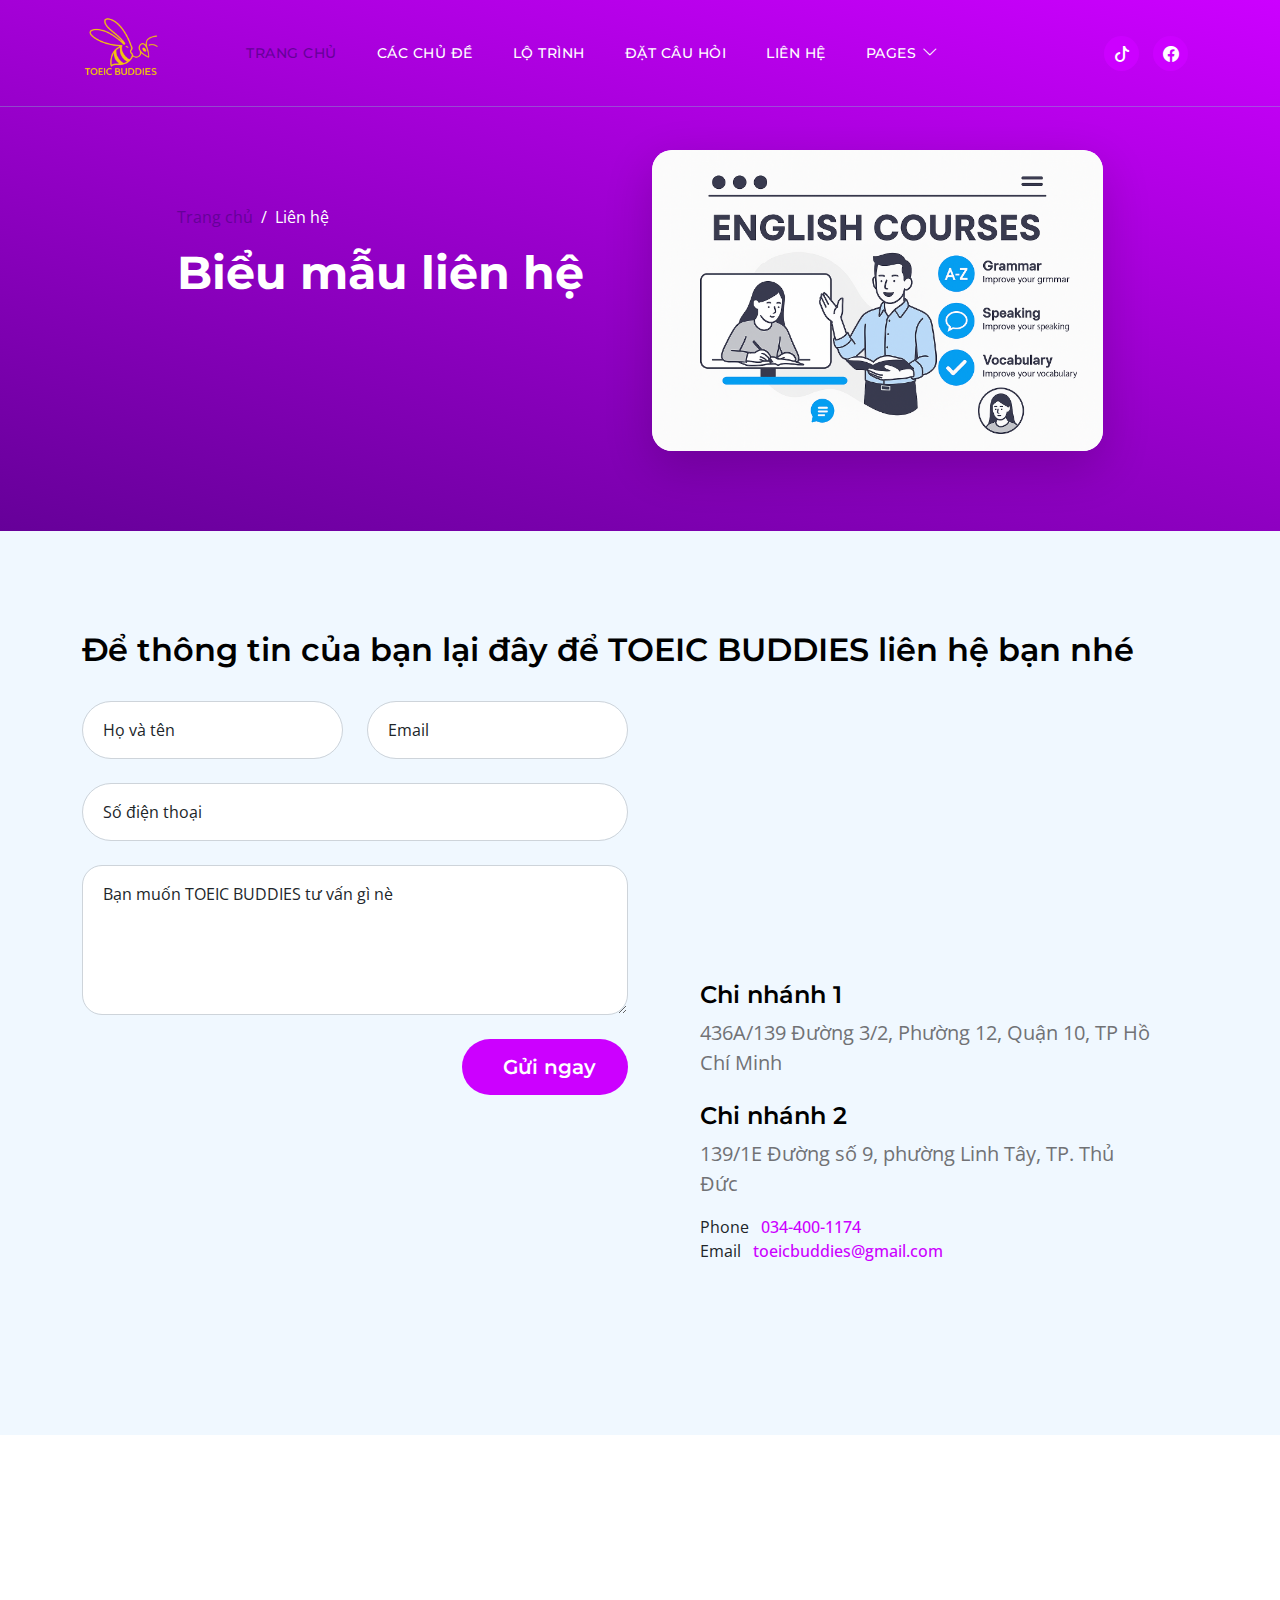
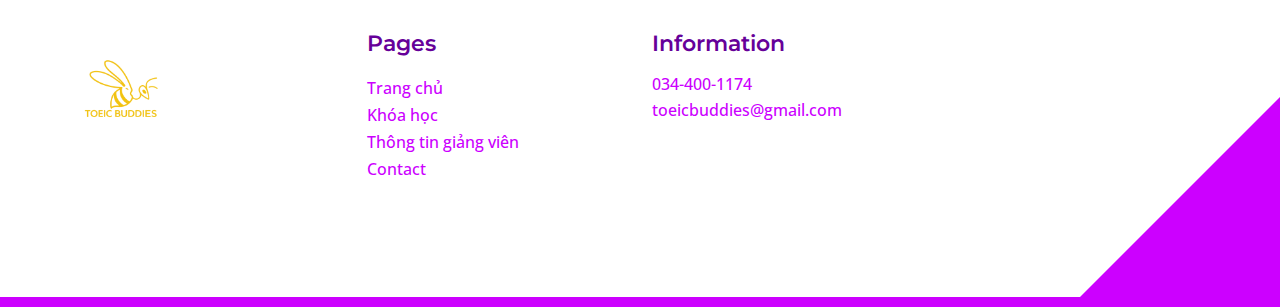
<file: contact.html>
<!doctype html>
<html lang="vi">
    <head>
        <meta charset="utf-8">
        <meta name="viewport" content="width=device-width, initial-scale=1">

        <meta name="description" content="">
        <meta name="author" content="">

        <title>Liên hệ</title>

        <link rel="preconnect" href="https://fonts.googleapis.com">
        
        <link rel="preconnect" href="https://fonts.gstatic.com" crossorigin>

        <link href="https://fonts.googleapis.com/css2?family=Montserrat:wght@500;600;700&family=Open+Sans&display=swap" rel="stylesheet">
                        
        <link href="css/bootstrap.min.css" rel="stylesheet">

        <link href="css/bootstrap-icons.css" rel="stylesheet">

        <link href="css/templatemo-topic-listing.css" rel="stylesheet">
    </head>
    
    <body id="top">

        <main>

            <nav class="navbar navbar-expand-lg">
                <div class="container">
                    <a class="navbar-brand" href="index.html">
                        <img src="images/logo.png" alt="Logo" class="logo" height="80px" width="auto">
                    </a>

                    <div class="d-lg-none ms-auto me-4">
                        <a href="#top" class="navbar-icon bi-person smoothscroll"></a>
                    </div>
    
                    <button class="navbar-toggler" type="button" data-bs-toggle="collapse" data-bs-target="#navbarNav" aria-controls="navbarNav" aria-expanded="false" aria-label="Toggle navigation">
                        <span class="navbar-toggler-icon"></span>
                    </button>
    
                    <div class="collapse navbar-collapse" id="navbarNav">
                        <ul class="navbar-nav ms-lg-5 me-lg-auto">
                            <li class="nav-item">
                                <a class="nav-link click-scroll" href="index.html#section_1">Trang chủ</a>
                            </li>

                            <li class="nav-item">
                                <a class="nav-link click-scroll" href="index.html#section_2">Các chủ đề</a>
                            </li>
    
                            <li class="nav-item">
                                <a class="nav-link click-scroll" href="index.html#section_3">Lộ Trình</a>
                            </li>

                            <li class="nav-item">
                                <a class="nav-link click-scroll" href="index.html#section_4">Đặt câu hỏi</a>
                            </li>
    
                            <li class="nav-item">
                                <a class="nav-link click-scroll" href="index.html#section_5">Liên hệ</a>
                            </li>

                            <li class="nav-item dropdown">
                                <a class="nav-link dropdown-toggle" href="#section_5" id="navbarLightDropdownMenuLink" role="button" data-bs-toggle="dropdown" aria-expanded="false">Pages</a>

                                <ul class="dropdown-menu dropdown-menu-light" aria-labelledby="navbarLightDropdownMenuLink">
                                    <li><a class="dropdown-item" href="teacher.html">Đội ngũ giảng viên</a></li>
									<li><a class="dropdown-item" href="khoahoc.html">Khóa học</a></li>
                                    <li><a class="dropdown-item" href="contact.html">Liên hệ</a></li>
                                </ul>
                            </li>
                        </ul>
                                        <ul class="social-icon">
                                            <li class="social-icon-item">
                                                <a href="https://www.tiktok.com/@rapgiaitribuddies" class="social-icon-link bi-tiktok"></a>
                                            </li>

                                            <li class="social-icon-item">
                                                <a href="https://www.facebook.com/toeicbuddies" class="social-icon-link bi-facebook"></a>
                    </div>
                </div>
            </nav>
            

            <header class="site-header d-flex flex-column justify-content-center align-items-center">
                <div class="container">
                    <div class="row justify-content-center align-items-center">

                        <div class="col-lg-5 col-12 mb-5">
                            <nav aria-label="breadcrumb">
                                <ol class="breadcrumb">
                                    <li class="breadcrumb-item"><a href="index.html">Trang chủ</a></li>

                                    <li class="breadcrumb-item active" aria-current="page">Liên hệ</li>
                                </ol>
                            </nav>

                            <h2 class="text-white">Biểu mẫu liên hệ</h2>

                            <div class="d-flex align-items-center mt-5">
                            </div>
                        </div>

                        <div class="col-lg-5 col-12">
                            <div class="topics-detail-block bg-white shadow-lg">
                                <img src="images/topics/undraw_Remote_design_team_re_urdx.png" class="topics-detail-block-image img-fluid">
                            </div>
                        </div>

                    </div>
                </div>
            </header>

            <section class="section-padding section-bg">
                <div class="container">
                    <div class="row">

                        <div class="col-lg-12 col-12">
                            <h3 class="mb-4 pb-2">Để thông tin của bạn lại đây để TOEIC BUDDIES liên hệ bạn nhé</h3>
                        </div>

                        <div class="col-lg-6 col-12">
                           <form action="#" method="post" class="custom-form contact-form" role="form" id="contact-form">

                                <div class="row">
                                    <div class="col-lg-6 col-md-6 col-12">
                                        <div class="form-floating">
                                            <input type="text" name="name" id="name" class="form-control" placeholder="Name" required="">
                                            
                                            <label for="floatingInput">Họ và tên</label>
                                        </div>
                                    </div>

                                    <div class="col-lg-6 col-md-6 col-12"> 
                                        <div class="form-floating">
                                            <input type="email" name="email" id="email" pattern="[^ @]*@[^ @]*" class="form-control" placeholder="Email address" required="">
                                            
                                            <label for="floatingInput">Email</label>
                                        </div>
                                    </div>

                                    <div class="col-lg-12 col-12">
                                        <div class="form-floating">
                                            <input type="text" name="subject" id="name" class="form-control" placeholder="Name" required="">
                                            
                                            <label for="floatingInput">Số điện thoại</label>
                                        </div>

                                        <div class="form-floating">
                                            <textarea class="form-control" id="message" name="message" placeholder="Tell me about the project"></textarea>
                                            
                                            <label for="floatingTextarea">Bạn muốn TOEIC BUDDIES tư vấn gì nè</label>
                                        </div>
                                    </div>

                                    <div class="col-lg-4 col-12 ms-auto">
                                        <button type="submit" class="form-control">Gửi ngay</button>
                                    </div>

                                </div>
                            </form>
							<div id="form-success-message" class="mt-4 text-success text-center" style="display: none;">
							  <h1>Gửi thành công</h1>
							  <h5>TOEIC BUDDIES sẽ sớm liên hệ lại với bạn</h5>
							</div>
                        </div>

                        <div class="col-lg-5 col-12 mx-auto mt-5 mt-lg-0">
							<iframe class="google-map" src="https://www.google.com/maps/embed?pb=!1m18!1m12!1m3!1d3776.6164782707947!2d106.66414147486968!3d10.7717752893767!2m3!1f0!2f0!3f0!3m2!1i1024!2i768!4f13.1!3m3!1m2!1s0x31752fa103617b17%3A0x9eff7af7d55eae15!2sTOEIC%20BUDDIES!5e1!3m2!1sen!2sth!4v1751089124627!5m2!1sen!2sth" width="100%" height="250" style="border:0;" allowfullscreen="" loading="lazy" referrerpolicy="no-referrer-when-downgrade"></iframe>

                            <h5 class="mt-4 mb-2">Chi nhánh 1</h5>
                            <p>436A/139 Đường 3/2, Phường 12, Quận 10, TP Hồ Chí Minh </p>
							
                            <h5 class="mt-4 mb-2">Chi nhánh 2</h5>
                            <p>139/1E Đường số 9, phường Linh Tây, TP. Thủ Đức </p>
							
                                <span class="me-2">Phone</span>
                                <a href="tel: 034-400-1174" class="site-footer-link">
                                    034-400-1174
                                </a>
								<div>
                                <span class="me-2">Email</span>

                                <a href="mailto:toeicbuddies@gmail.com" class="site-footer-link">
                                    toeicbuddies@gmail.com
								</div>
						</div>

                    </div>
                </div>
            </section>
        </main>

<footer class="site-footer section-padding">
            <div class="container">
                <div class="row">

                    <div class="col-lg-3 col-12 mb-4 pb-2">
                        <a class="navbar-brand mb-2" href="index.html">
                        <img src="images/logo.png" alt="Logo" class="logo" height="80px" width="auto">
                        </a>
                    </div>

                    <div class="col-lg-3 col-md-4 col-6">
                        <h6 class="site-footer-title mb-3">Pages</h6>

                        <ul class="site-footer-links">
                            <li class="site-footer-link-item">
                                <a href="index.html" class="site-footer-link">Trang chủ</a>
                            </li>

                            <li class="site-footer-link-item">
                                <a href="khoahoc.html" class="site-footer-link">Khóa học</a>
                            </li>

                            <li class="site-footer-link-item">
                                <a href="teacher.html" class="site-footer-link">Thông tin giảng viên</a>
                            </li>

                            <li class="site-footer-link-item">
                                <a href="contact.html" class="site-footer-link">Contact</a>
                            </li>
                        </ul>
                    </div>

                    <div class="col-lg-3 col-md-4 col-6 mb-4 mb-lg-0">
                        <h6 class="site-footer-title mb-3">Information</h6>

                        <p class="text-white d-flex mb-1">
                            <a href="tel: 305-240-9671" class="site-footer-link">
                                034-400-1174
                            </a>
                        </p>

                        <p class="text-white d-flex">
                            <a href="mailto:toeicbuddies@gmail.com" class="site-footer-link">
                                 toeicbuddies@gmail.com
                            </a>
                        </p>
                    </div>
                </div>
            </div>
        </footer>


        <script src="js/jquery.min.js"></script>
        <script src="js/bootstrap.bundle.min.js"></script>
        <script src="js/jquery.sticky.js"></script>
        <script src="js/click-scroll.js"></script>
        <script src="js/custom.js"></script>
		<script>
		  document.getElementById("contact-form").addEventListener("submit", function (event) {
			event.preventDefault(); // Ngăn trang reload
			document.getElementById("form-success-message").style.display = "block"; // Hiện thông báo
			this.reset(); // Xóa nội dung form
		  });
</script>
    
	</body>
</html>
</file>
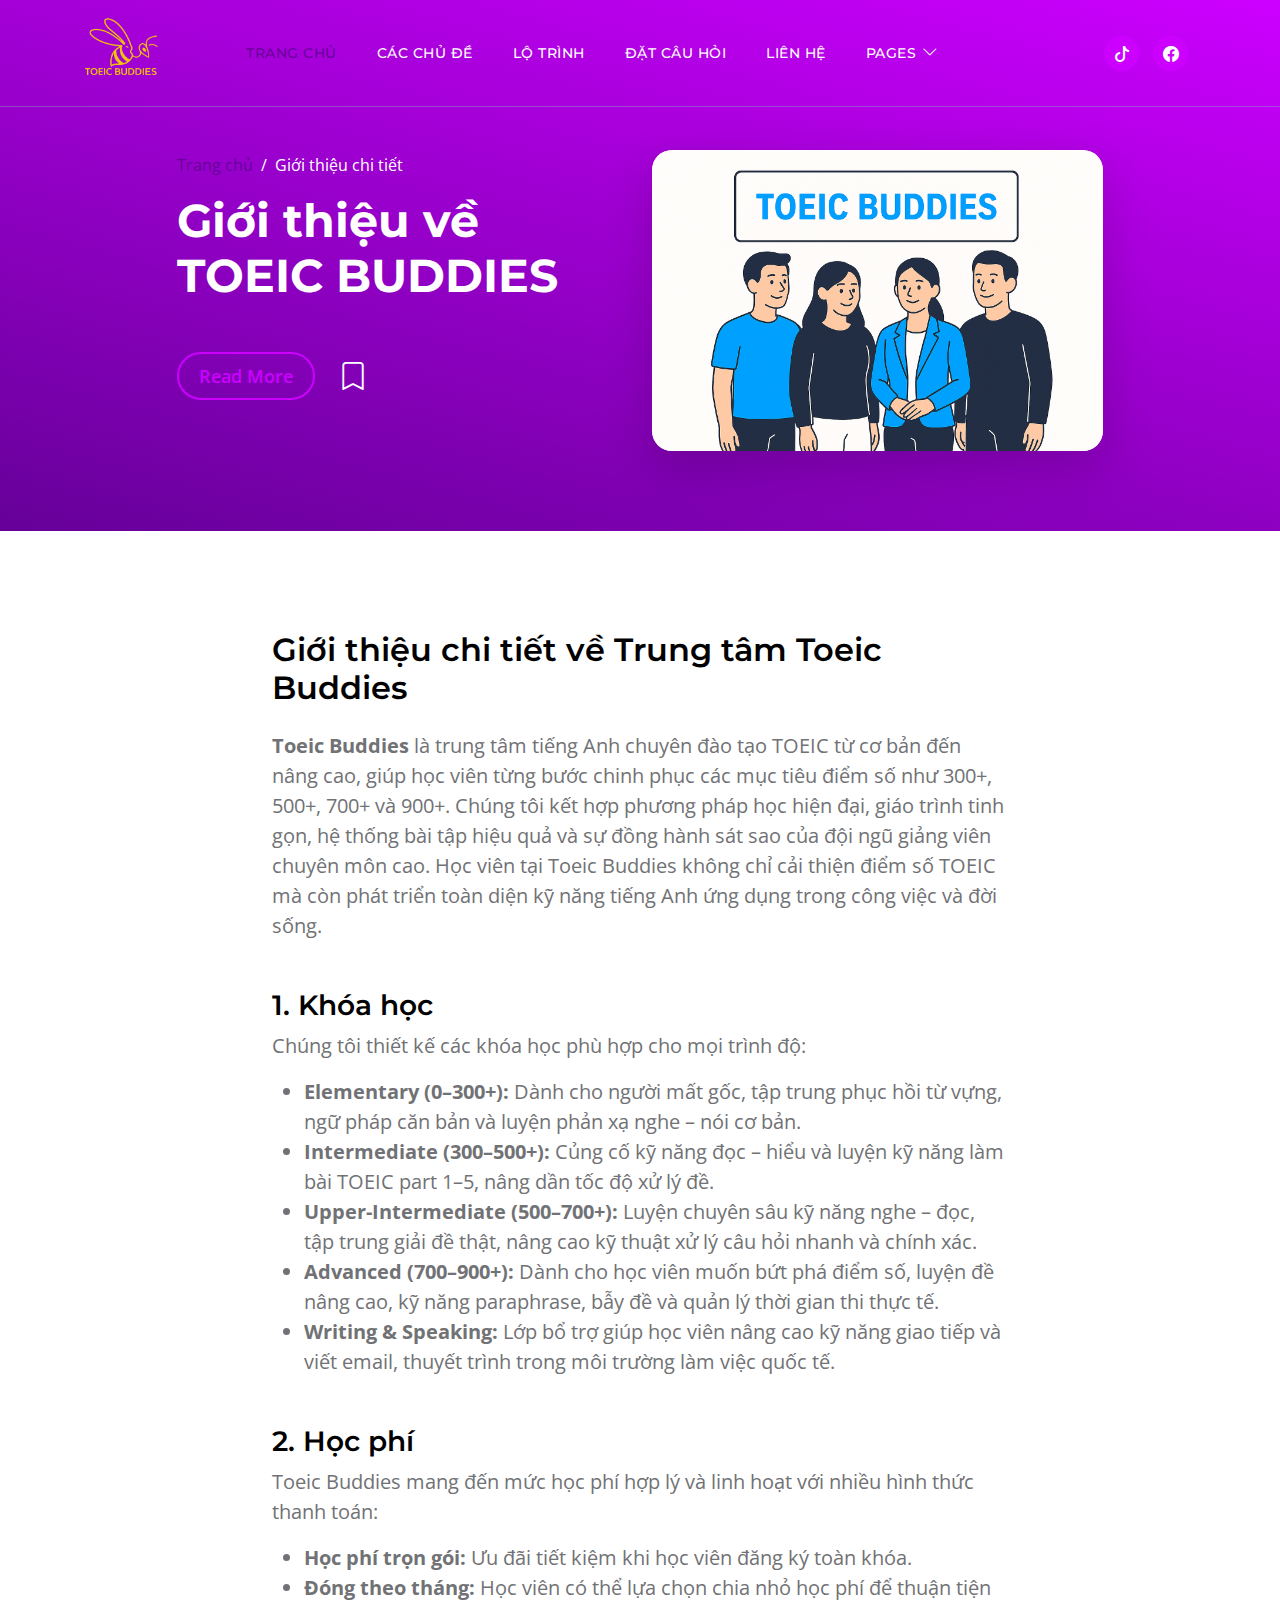
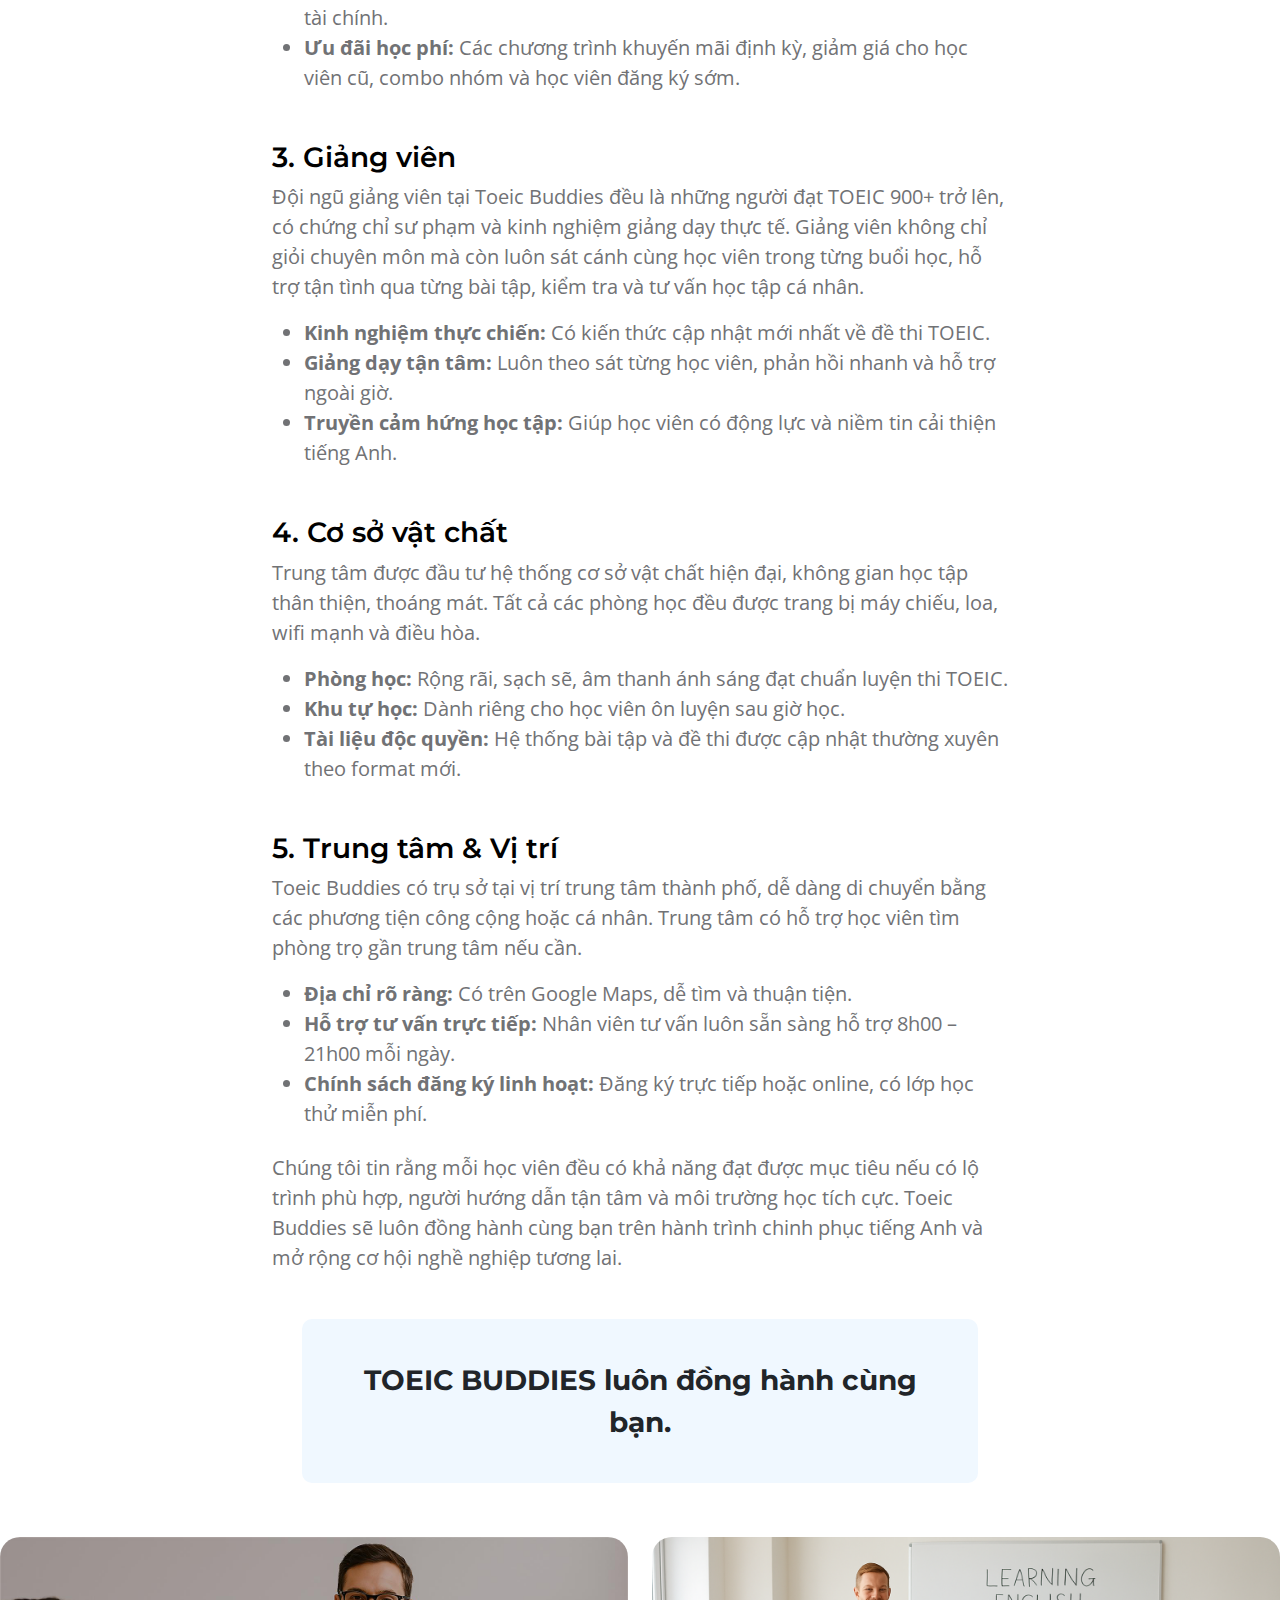
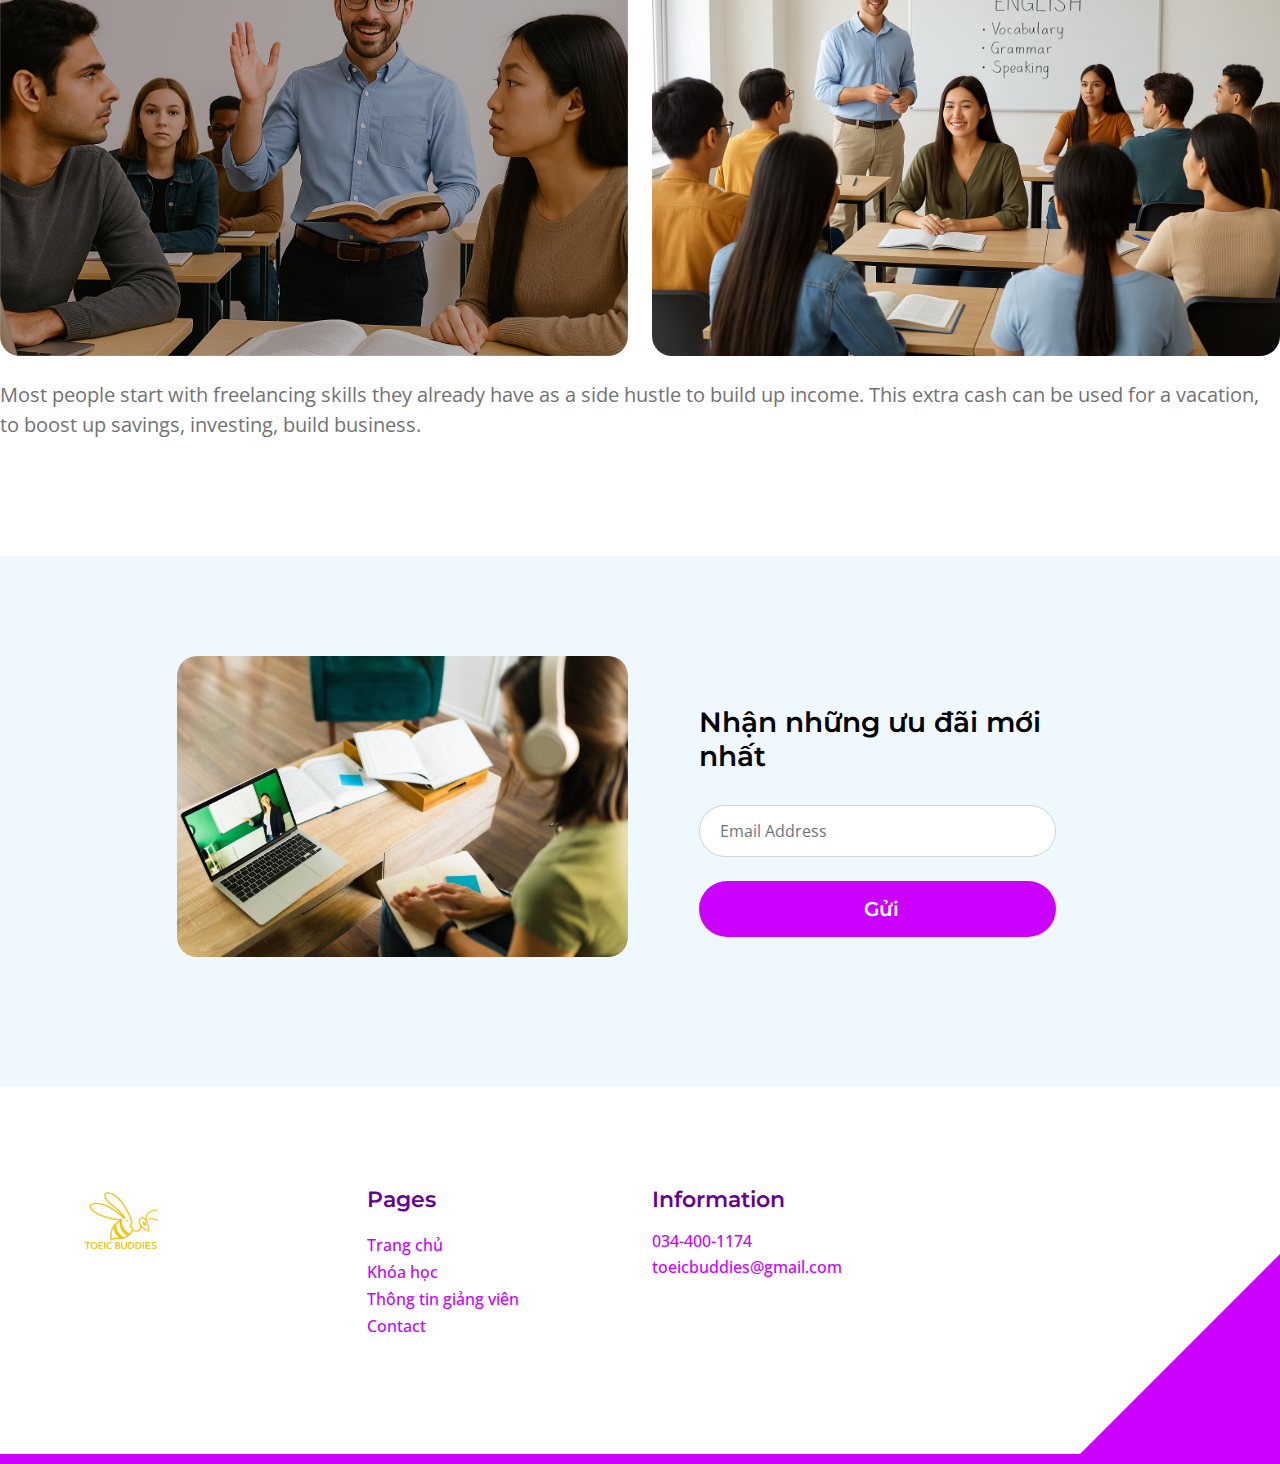
<file: gioithieutrungtam.html>
<!doctype html>
<html lang="vi">
    <head>
        <meta charset="utf-8">
        <meta name="viewport" content="width=device-width, initial-scale=1">

        <meta name="description" content="">
        <meta name="author" content="">

        <title>Giới thiệu chi tiết về trung tâm</title>

        <link rel="preconnect" href="https://fonts.googleapis.com">
        
        <link rel="preconnect" href="https://fonts.gstatic.com" crossorigin>

        <link href="https://fonts.googleapis.com/css2?family=Montserrat:wght@500;600;700&family=Open+Sans&display=swap" rel="stylesheet">
                        
        <link href="css/bootstrap.min.css" rel="stylesheet">

        <link href="css/bootstrap-icons.css" rel="stylesheet">

        <link href="css/templatemo-topic-listing.css" rel="stylesheet">
    </head>
    
    <body id="top">

        <main>

            <nav class="navbar navbar-expand-lg">
                <div class="container">
                    <a class="navbar-brand" href="index.html">
                        <img src="images/logo.png" alt="Logo" class="logo" height="80px" width="auto">
                    </a>

                    <div class="d-lg-none ms-auto me-4">
                        <a href="#top" class="navbar-icon bi-person smoothscroll"></a>
                    </div>
    
                    <button class="navbar-toggler" type="button" data-bs-toggle="collapse" data-bs-target="#navbarNav" aria-controls="navbarNav" aria-expanded="false" aria-label="Toggle navigation">
                        <span class="navbar-toggler-icon"></span>
                    </button>
    
                    <div class="collapse navbar-collapse" id="navbarNav">
                        <ul class="navbar-nav ms-lg-5 me-lg-auto">
                            <li class="nav-item">
                                <a class="nav-link click-scroll" href="index.html#section_1">Trang chủ</a>
                            </li>

                            <li class="nav-item">
                                <a class="nav-link click-scroll" href="index.html#section_2">Các chủ đề</a>
                            </li>
    
                            <li class="nav-item">
                                <a class="nav-link click-scroll" href="index.html#section_3">Lộ Trình</a>
                            </li>

                            <li class="nav-item">
                                <a class="nav-link click-scroll" href="index.html#section_4">Đặt câu hỏi</a>
                            </li>
    
                            <li class="nav-item">
                                <a class="nav-link click-scroll" href="index.html#section_5">Liên hệ</a>
                            </li>

                            <li class="nav-item dropdown">
                                <a class="nav-link dropdown-toggle" href="#section_5" id="navbarLightDropdownMenuLink" role="button" data-bs-toggle="dropdown" aria-expanded="false">Pages</a>

                                <ul class="dropdown-menu dropdown-menu-light" aria-labelledby="navbarLightDropdownMenuLink">
                                    <li><a class="dropdown-item" href="teacher.html">Đội ngũ giảng viên</a></li>
									<li><a class="dropdown-item" href="khoahoc.html">Khóa học</a></li>
                                    <li><a class="dropdown-item" href="contact.html">Liên hệ</a></li>
                                </ul>
                            </li>
                        </ul>
                                        <ul class="social-icon">
                                            <li class="social-icon-item">
                                                <a href="https://www.tiktok.com/@rapgiaitribuddies" class="social-icon-link bi-tiktok"></a>
                                            </li>

                                            <li class="social-icon-item">
                                                <a href="https://www.facebook.com/toeicbuddies" class="social-icon-link bi-facebook"></a>
                    </div>
                </div>
            </nav>
            

            <header class="site-header d-flex flex-column justify-content-center align-items-center">
                <div class="container">
                    <div class="row justify-content-center align-items-center">

                        <div class="col-lg-5 col-12 mb-5">
                            <nav aria-label="breadcrumb">
                                <ol class="breadcrumb">
                                    <li class="breadcrumb-item"><a href="index.html">Trang chủ</a></li>

                                    <li class="breadcrumb-item active" aria-current="page">Giới thiệu chi tiết</li>
                                </ol>
                            </nav>

                            <h2 class="text-white">Giới thiệu về <br> TOEIC BUDDIES</h2>

                            <div class="d-flex align-items-center mt-5">
                                <a href="#topics-detail" class="btn custom-btn custom-border-btn smoothscroll me-4">Read More</a>

                                <a href="#top" class="custom-icon bi-bookmark smoothscroll"></a>
                            </div>
                        </div>

                        <div class="col-lg-5 col-12">
                            <div class="topics-detail-block bg-white shadow-lg">
                                <img src="images/topics/gioithieutrungtam.png" class="topics-detail-block-image img-fluid">
                            </div>
                        </div>

                    </div>
                </div>
            </header>


			<section class="topics-detail-section section-padding" id="topics-detail">
								  <div class="container">
									<div class="row">

									  <div class="col-lg-8 col-12 m-auto">
										<h3 class="mb-4">Giới thiệu chi tiết về Trung tâm Toeic Buddies</h3>

										<p>
										  <strong>Toeic Buddies</strong> là trung tâm tiếng Anh chuyên đào tạo TOEIC từ cơ bản đến nâng cao, giúp học viên từng bước chinh phục các mục tiêu điểm số như 300+, 500+, 700+ và 900+. Chúng tôi kết hợp phương pháp học hiện đại, giáo trình tinh gọn, hệ thống bài tập hiệu quả và sự đồng hành sát sao của đội ngũ giảng viên chuyên môn cao. Học viên tại Toeic Buddies không chỉ cải thiện điểm số TOEIC mà còn phát triển toàn diện kỹ năng tiếng Anh ứng dụng trong công việc và đời sống.
										</p>

										<h4 class="mt-5">1. Khóa học</h4>
										<p>Chúng tôi thiết kế các khóa học phù hợp cho mọi trình độ:</p>
										<ul>
										  <li><strong>Elementary (0–300+):</strong> Dành cho người mất gốc, tập trung phục hồi từ vựng, ngữ pháp căn bản và luyện phản xạ nghe – nói cơ bản.</li>
										  <li><strong>Intermediate (300–500+):</strong> Củng cố kỹ năng đọc – hiểu và luyện kỹ năng làm bài TOEIC part 1–5, nâng dần tốc độ xử lý đề.</li>
										  <li><strong>Upper-Intermediate (500–700+):</strong> Luyện chuyên sâu kỹ năng nghe – đọc, tập trung giải đề thật, nâng cao kỹ thuật xử lý câu hỏi nhanh và chính xác.</li>
										  <li><strong>Advanced (700–900+):</strong> Dành cho học viên muốn bứt phá điểm số, luyện đề nâng cao, kỹ năng paraphrase, bẫy đề và quản lý thời gian thi thực tế.</li>
										  <li><strong>Writing & Speaking:</strong> Lớp bổ trợ giúp học viên nâng cao kỹ năng giao tiếp và viết email, thuyết trình trong môi trường làm việc quốc tế.</li>
										</ul>

										<h4 class="mt-5">2. Học phí</h4>
										<p>
										  Toeic Buddies mang đến mức học phí hợp lý và linh hoạt với nhiều hình thức thanh toán:
										</p>
										<ul>
										  <li><strong>Học phí trọn gói:</strong> Ưu đãi tiết kiệm khi học viên đăng ký toàn khóa.</li>
										  <li><strong>Đóng theo tháng:</strong> Học viên có thể lựa chọn chia nhỏ học phí để thuận tiện tài chính.</li>
										  <li><strong>Ưu đãi học phí:</strong> Các chương trình khuyến mãi định kỳ, giảm giá cho học viên cũ, combo nhóm và học viên đăng ký sớm.</li>
										</ul>

										<h4 class="mt-5">3. Giảng viên</h4>
										<p>
										  Đội ngũ giảng viên tại Toeic Buddies đều là những người đạt TOEIC 900+ trở lên, có chứng chỉ sư phạm và kinh nghiệm giảng dạy thực tế. Giảng viên không chỉ giỏi chuyên môn mà còn luôn sát cánh cùng học viên trong từng buổi học, hỗ trợ tận tình qua từng bài tập, kiểm tra và tư vấn học tập cá nhân.
										</p>
										<ul>
										  <li><strong>Kinh nghiệm thực chiến:</strong> Có kiến thức cập nhật mới nhất về đề thi TOEIC.</li>
										  <li><strong>Giảng dạy tận tâm:</strong> Luôn theo sát từng học viên, phản hồi nhanh và hỗ trợ ngoài giờ.</li>
										  <li><strong>Truyền cảm hứng học tập:</strong> Giúp học viên có động lực và niềm tin cải thiện tiếng Anh.</li>
										</ul>

										<h4 class="mt-5">4. Cơ sở vật chất</h4>
										<p>
										  Trung tâm được đầu tư hệ thống cơ sở vật chất hiện đại, không gian học tập thân thiện, thoáng mát. Tất cả các phòng học đều được trang bị máy chiếu, loa, wifi mạnh và điều hòa.
										</p>
										<ul>
										  <li><strong>Phòng học:</strong> Rộng rãi, sạch sẽ, âm thanh ánh sáng đạt chuẩn luyện thi TOEIC.</li>
										  <li><strong>Khu tự học:</strong> Dành riêng cho học viên ôn luyện sau giờ học.</li>
										  <li><strong>Tài liệu độc quyền:</strong> Hệ thống bài tập và đề thi được cập nhật thường xuyên theo format mới.</li>
										</ul>

										<h4 class="mt-5">5. Trung tâm & Vị trí</h4>
										<p>
										  Toeic Buddies có trụ sở tại vị trí trung tâm thành phố, dễ dàng di chuyển bằng các phương tiện công cộng hoặc cá nhân. Trung tâm có hỗ trợ học viên tìm phòng trọ gần trung tâm nếu cần.
										</p>
										<ul>
										  <li><strong>Địa chỉ rõ ràng:</strong> Có trên Google Maps, dễ tìm và thuận tiện.</li>
										  <li><strong>Hỗ trợ tư vấn trực tiếp:</strong> Nhân viên tư vấn luôn sẵn sàng hỗ trợ 8h00 – 21h00 mỗi ngày.</li>
										  <li><strong>Chính sách đăng ký linh hoạt:</strong> Đăng ký trực tiếp hoặc online, có lớp học thử miễn phí.</li>
										</ul>

										<p class="mt-4">
										  Chúng tôi tin rằng mỗi học viên đều có khả năng đạt được mục tiêu nếu có lộ trình phù hợp, người hướng dẫn tận tâm và môi trường học tích cực. Toeic Buddies sẽ luôn đồng hành cùng bạn trên hành trình chinh phục tiếng Anh và mở rộng cơ hội nghề nghiệp tương lai.
										</p>
										 <blockquote>
										TOEIC BUDDIES luôn đồng hành cùng bạn.
										</blockquote>

									  </div>
									</div>
								  </div>
                            <div class="row my-4">
                                <div class="col-lg-6 col-md-6 col-12">
                                    <img src="images/businesswoman-using-tablet-analysis.jpg" class="topics-detail-block-image img-fluid">
                                </div>

                                <div class="col-lg-6 col-md-6 col-12 mt-4 mt-lg-0 mt-md-0">
                                    <img src="images/colleagues-working-cozy-office-medium-shot.jpg" class="topics-detail-block-image img-fluid">
                                </div>
                            </div>

                            <p>Most people start with freelancing skills they already have as a side hustle to build up income. This extra cash can be used for a vacation, to boost up savings, investing, build business.</p>
                        </div>

                    </div>
                </div>
            </section>


            <section class="section-padding section-bg">
                <div class="container">
                    <div class="row justify-content-center">

                        <div class="col-lg-5 col-12">
                            <img src="images/rear-view-young-college-student.jpg" class="newsletter-image img-fluid" alt="">
                        </div>

                        <div class="col-lg-5 col-12 subscribe-form-wrap d-flex justify-content-center align-items-center">
                            <form class="custom-form subscribe-form" action="#" method="post" role="form">
                                <h4 class="mb-4 pb-2">Nhận những ưu đãi mới nhất</h4>

                                <input type="email" name="subscribe-email" id="subscribe-email" pattern="[^ @]*@[^ @]*" class="form-control" placeholder="Email Address" required="">

                                <div class="col-lg-12 col-12">
                                    <button type="submit" class="form-control">Gửi</button>
                                </div>
                            </form>
                        </div>

                    </div>
                </div>
            </section>
        </main>
		
<footer class="site-footer section-padding">
            <div class="container">
                <div class="row">

                    <div class="col-lg-3 col-12 mb-4 pb-2">
                        <a class="navbar-brand mb-2" href="index.html">
                        <img src="images/logo.png" alt="Logo" class="logo" height="80px" width="auto">
                        </a>
                    </div>

                    <div class="col-lg-3 col-md-4 col-6">
                        <h6 class="site-footer-title mb-3">Pages</h6>

                        <ul class="site-footer-links">
                            <li class="site-footer-link-item">
                                <a href="index.html" class="site-footer-link">Trang chủ</a>
                            </li>

                            <li class="site-footer-link-item">
                                <a href="khoahoc.html" class="site-footer-link">Khóa học</a>
                            </li>

                            <li class="site-footer-link-item">
                                <a href="teacher.html" class="site-footer-link">Thông tin giảng viên</a>
                            </li>

                            <li class="site-footer-link-item">
                                <a href="contact.html" class="site-footer-link">Contact</a>
                            </li>
                        </ul>
                    </div>

                    <div class="col-lg-3 col-md-4 col-6 mb-4 mb-lg-0">
                        <h6 class="site-footer-title mb-3">Information</h6>

                        <p class="text-white d-flex mb-1">
                            <a href="tel: 305-240-9671" class="site-footer-link">
                                034-400-1174
                            </a>
                        </p>

                        <p class="text-white d-flex">
                            <a href="mailto:toeicbuddies@gmail.com" class="site-footer-link">
                                 toeicbuddies@gmail.com
                            </a>
                        </p>
                    </div>
                </div>
            </div>
        </footer>


        <script src="js/jquery.min.js"></script>
        <script src="js/bootstrap.bundle.min.js"></script>
        <script src="js/jquery.sticky.js"></script>
        <script src="js/click-scroll.js"></script>
        <script src="js/custom.js"></script>

    </body>
</html>
</file>
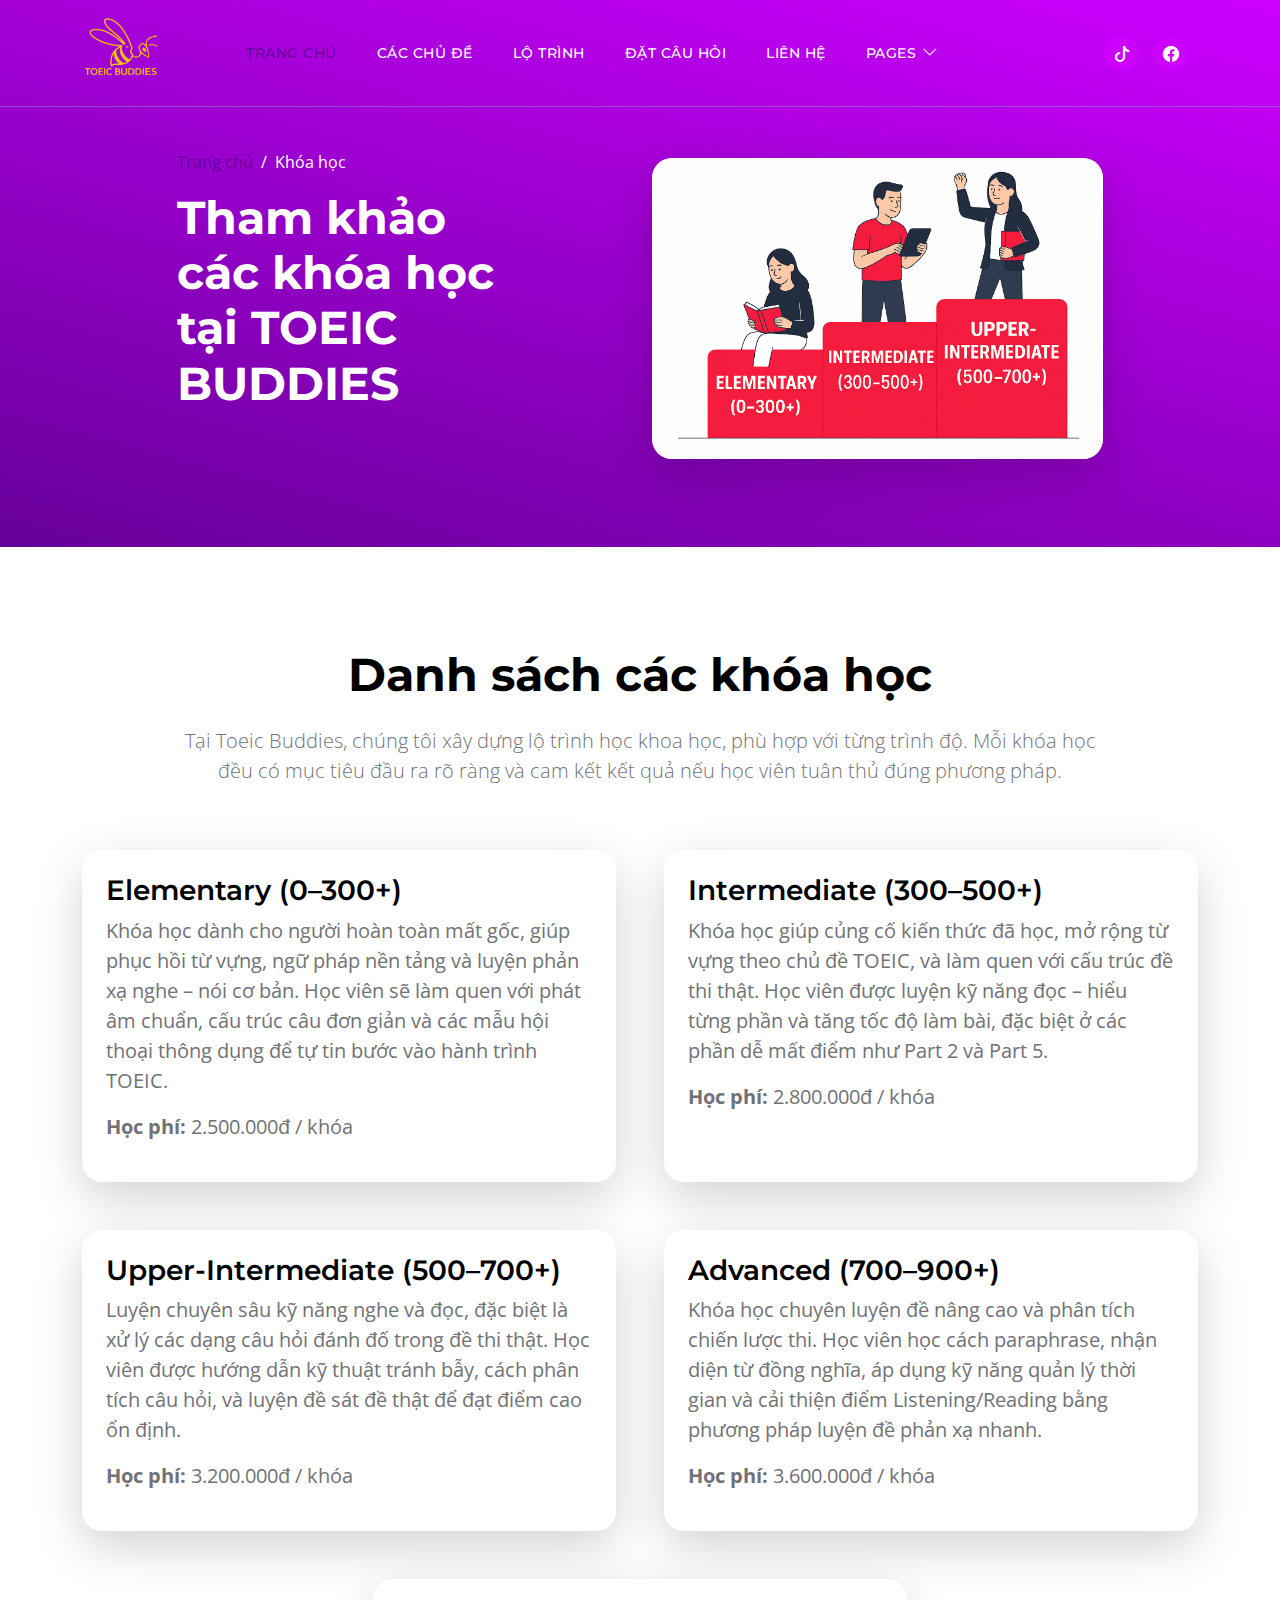
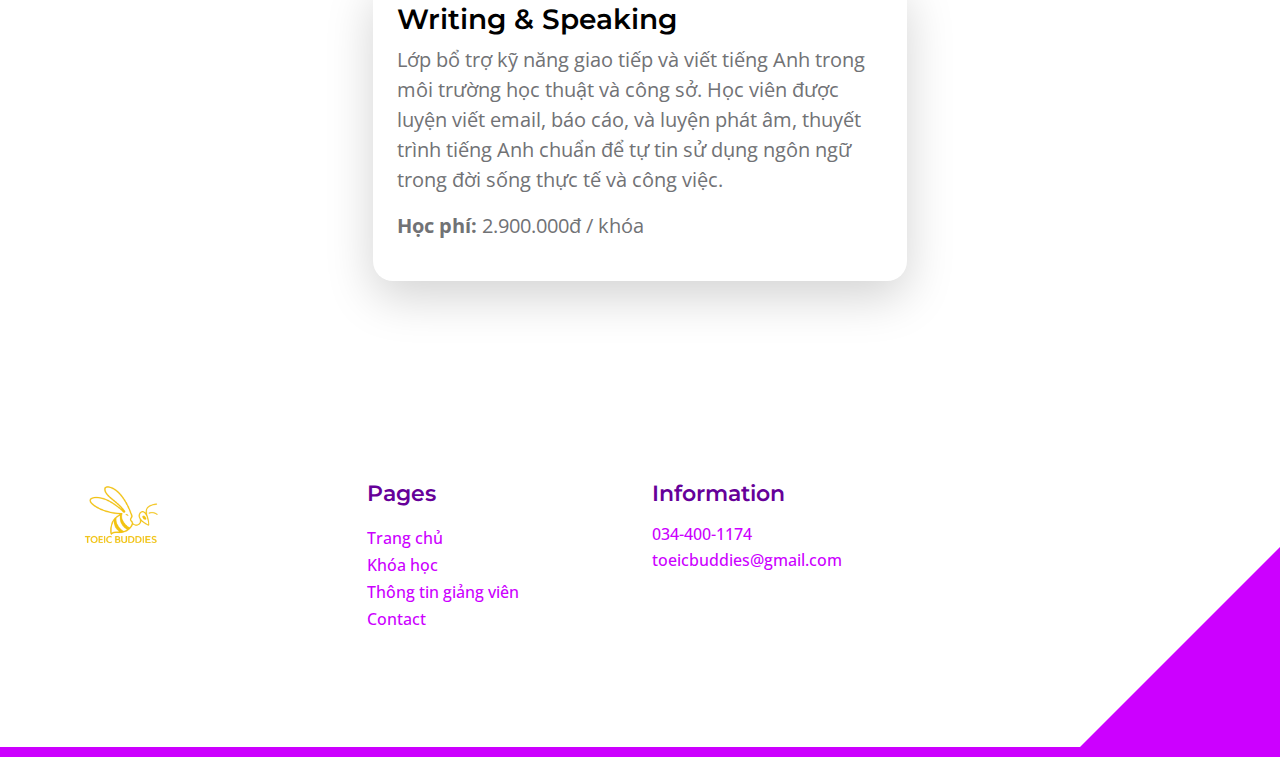
<file: khoahoc.html>
<!doctype html>
<html lang="vi">
    <head>
        <meta charset="utf-8">
        <meta name="viewport" content="width=device-width, initial-scale=1">

        <meta name="description" content="">
        <meta name="author" content="">

        <title>Khóa học</title>

        <link rel="preconnect" href="https://fonts.googleapis.com">
        
        <link rel="preconnect" href="https://fonts.gstatic.com" crossorigin>

        <link href="https://fonts.googleapis.com/css2?family=Montserrat:wght@500;600;700&family=Open+Sans&display=swap" rel="stylesheet">
                        
        <link href="css/bootstrap.min.css" rel="stylesheet">

        <link href="css/bootstrap-icons.css" rel="stylesheet">

        <link href="css/templatemo-topic-listing.css" rel="stylesheet">
    </head>
    
    <body id="top">

        <main>

            <nav class="navbar navbar-expand-lg">
                <div class="container">
                    <a class="navbar-brand" href="index.html">
                        <img src="images/logo.png" alt="Logo" class="logo" height="80px" width="auto">
                    </a>

                    <div class="d-lg-none ms-auto me-4">
                        <a href="#top" class="navbar-icon bi-person smoothscroll"></a>
                    </div>
    
                    <button class="navbar-toggler" type="button" data-bs-toggle="collapse" data-bs-target="#navbarNav" aria-controls="navbarNav" aria-expanded="false" aria-label="Toggle navigation">
                        <span class="navbar-toggler-icon"></span>
                    </button>
    
                    <div class="collapse navbar-collapse" id="navbarNav">
                        <ul class="navbar-nav ms-lg-5 me-lg-auto">
                            <li class="nav-item">
                                <a class="nav-link click-scroll" href="index.html#section_1">Trang chủ</a>
                            </li>

                            <li class="nav-item">
                                <a class="nav-link click-scroll" href="index.html#section_2">Các chủ đề</a>
                            </li>
    
                            <li class="nav-item">
                                <a class="nav-link click-scroll" href="index.html#section_3">Lộ Trình</a>
                            </li>

                            <li class="nav-item">
                                <a class="nav-link click-scroll" href="index.html#section_4">Đặt câu hỏi</a>
                            </li>
    
                            <li class="nav-item">
                                <a class="nav-link click-scroll" href="index.html#section_5">Liên hệ</a>
                            </li>

                            <li class="nav-item dropdown">
                                <a class="nav-link dropdown-toggle" href="#section_5" id="navbarLightDropdownMenuLink" role="button" data-bs-toggle="dropdown" aria-expanded="false">Pages</a>

                                <ul class="dropdown-menu dropdown-menu-light" aria-labelledby="navbarLightDropdownMenuLink">
                                    <li><a class="dropdown-item" href="teacher.html">Đội ngũ giảng viên</a></li>
									<li><a class="dropdown-item" href="khoahoc.html">Khóa học</a></li>
                                    <li><a class="dropdown-item" href="contact.html">Liên hệ</a></li>
                                </ul>
                            </li>
                        </ul>
                                        <ul class="social-icon">
                                            <li class="social-icon-item">
                                                <a href="https://www.tiktok.com/@rapgiaitribuddies" class="social-icon-link bi-tiktok"></a>
                                            </li>

                                            <li class="social-icon-item">
                                                <a href="https://www.facebook.com/toeicbuddies" class="social-icon-link bi-facebook"></a>
                    </div>
                </div>
            </nav>
            

            <header class="site-header d-flex flex-column justify-content-center align-items-center">
                <div class="container">
                    <div class="row justify-content-center align-items-center">

                        <div class="col-lg-5 col-12 mb-5">
                            <nav aria-label="breadcrumb">
                                <ol class="breadcrumb">
                                    <li class="breadcrumb-item"><a href="index.html">Trang chủ</a></li>

                                    <li class="breadcrumb-item active" aria-current="page">Khóa học</li>
                                </ol>
                            </nav>

                            <h2 class="text-white">Tham khảo<br> các khóa học<br>tại TOEIC BUDDIES</h2>

                           
                        </div>

                        <div class="col-lg-5 col-12">
                            <div class="topics-detail-block bg-white shadow-lg">
                                <img src="images/topics/undraw_online_ad_re_ol62.png" class="topics-detail-block-image img-fluid">
                            </div>
                        </div>

                    </div>
                </div>
            </header>

    <section class="section-padding">
      <div class="container">
        <div class="row justify-content-center mb-5">
          <div class="col-lg-10 col-12 text-center">
            <h2 class="mb-4">Danh sách các khóa học</h2>
            <p class="lead">Tại Toeic Buddies, chúng tôi xây dựng lộ trình học khoa học, phù hợp với từng trình độ. Mỗi khóa học đều có mục tiêu đầu ra rõ ràng và cam kết kết quả nếu học viên tuân thủ đúng phương pháp.</p>
          </div>
        </div>

        <div class="row g-5">
          <!-- Khóa 1 -->
          <div class="col-lg-6 col-12">
            <div class="custom-block bg-white shadow-lg p-4 h-100">
              <h4>Elementary (0–300+)</h4>
              <p>Khóa học dành cho người hoàn toàn mất gốc, giúp phục hồi từ vựng, ngữ pháp nền tảng và luyện phản xạ nghe – nói cơ bản. Học viên sẽ làm quen với phát âm chuẩn, cấu trúc câu đơn giản và các mẫu hội thoại thông dụng để tự tin bước vào hành trình TOEIC.</p>
              <p><strong>Học phí:</strong> 2.500.000đ / khóa</p>
            </div>
          </div>

          <!-- Khóa 2 -->
          <div class="col-lg-6 col-12">
            <div class="custom-block bg-white shadow-lg p-4 h-100">
              <h4>Intermediate (300–500+)</h4>
              <p>Khóa học giúp củng cố kiến thức đã học, mở rộng từ vựng theo chủ đề TOEIC, và làm quen với cấu trúc đề thi thật. Học viên được luyện kỹ năng đọc – hiểu từng phần và tăng tốc độ làm bài, đặc biệt ở các phần dễ mất điểm như Part 2 và Part 5.</p>
              <p><strong>Học phí:</strong> 2.800.000đ / khóa</p>
            </div>
          </div>

          <!-- Khóa 3 -->
          <div class="col-lg-6 col-12">
            <div class="custom-block bg-white shadow-lg p-4 h-100">
              <h4>Upper-Intermediate (500–700+)</h4>
              <p>Luyện chuyên sâu kỹ năng nghe và đọc, đặc biệt là xử lý các dạng câu hỏi đánh đố trong đề thi thật. Học viên được hướng dẫn kỹ thuật tránh bẫy, cách phân tích câu hỏi, và luyện đề sát đề thật để đạt điểm cao ổn định.</p>
              <p><strong>Học phí:</strong> 3.200.000đ / khóa</p>
            </div>
          </div>

          <!-- Khóa 4 -->
          <div class="col-lg-6 col-12">
            <div class="custom-block bg-white shadow-lg p-4 h-100">
              <h4>Advanced (700–900+)</h4>
              <p>Khóa học chuyên luyện đề nâng cao và phân tích chiến lược thi. Học viên học cách paraphrase, nhận diện từ đồng nghĩa, áp dụng kỹ năng quản lý thời gian và cải thiện điểm Listening/Reading bằng phương pháp luyện đề phản xạ nhanh.</p>
              <p><strong>Học phí:</strong> 3.600.000đ / khóa</p>
            </div>
          </div>

          <!-- Khóa 5 -->
          <div class="col-lg-6 col-12 mx-auto">
            <div class="custom-block bg-white shadow-lg p-4 h-100">
              <h4>Writing & Speaking</h4>
              <p>Lớp bổ trợ kỹ năng giao tiếp và viết tiếng Anh trong môi trường học thuật và công sở. Học viên được luyện viết email, báo cáo, và luyện phát âm, thuyết trình tiếng Anh chuẩn để tự tin sử dụng ngôn ngữ trong đời sống thực tế và công việc.</p>
              <p><strong>Học phí:</strong> 2.900.000đ / khóa</p>
            </div>
          </div>

        </div>
      </div>
    </section>
  </main>
<footer class="site-footer section-padding">
            <div class="container">
                <div class="row">

                    <div class="col-lg-3 col-12 mb-4 pb-2">
                        <a class="navbar-brand mb-2" href="index.html">
                        <img src="images/logo.png" alt="Logo" class="logo" height="80px" width="auto">
                        </a>
                    </div>

                    <div class="col-lg-3 col-md-4 col-6">
                        <h6 class="site-footer-title mb-3">Pages</h6>

                        <ul class="site-footer-links">
                            <li class="site-footer-link-item">
                                <a href="index.html" class="site-footer-link">Trang chủ</a>
                            </li>

                            <li class="site-footer-link-item">
                                <a href="khoahoc.html" class="site-footer-link">Khóa học</a>
                            </li>

                            <li class="site-footer-link-item">
                                <a href="teacher.html" class="site-footer-link">Thông tin giảng viên</a>
                            </li>

                            <li class="site-footer-link-item">
                                <a href="contact.html" class="site-footer-link">Contact</a>
                            </li>
                        </ul>
                    </div>

                    <div class="col-lg-3 col-md-4 col-6 mb-4 mb-lg-0">
                        <h6 class="site-footer-title mb-3">Information</h6>

                        <p class="text-white d-flex mb-1">
                            <a href="tel: 305-240-9671" class="site-footer-link">
                                034-400-1174
                            </a>
                        </p>

                        <p class="text-white d-flex">
                            <a href="mailto:toeicbuddies@gmail.com" class="site-footer-link">
                                 toeicbuddies@gmail.com
                            </a>
                        </p>
                    </div>
                </div>
            </div>
        </footer>


        <script src="js/jquery.min.js"></script>
        <script src="js/bootstrap.bundle.min.js"></script>
        <script src="js/jquery.sticky.js"></script>
        <script src="js/click-scroll.js"></script>
        <script src="js/custom.js"></script>
  <script src="js/bootstrap.bundle.min.js"></script>
</body>

</html>
</file>
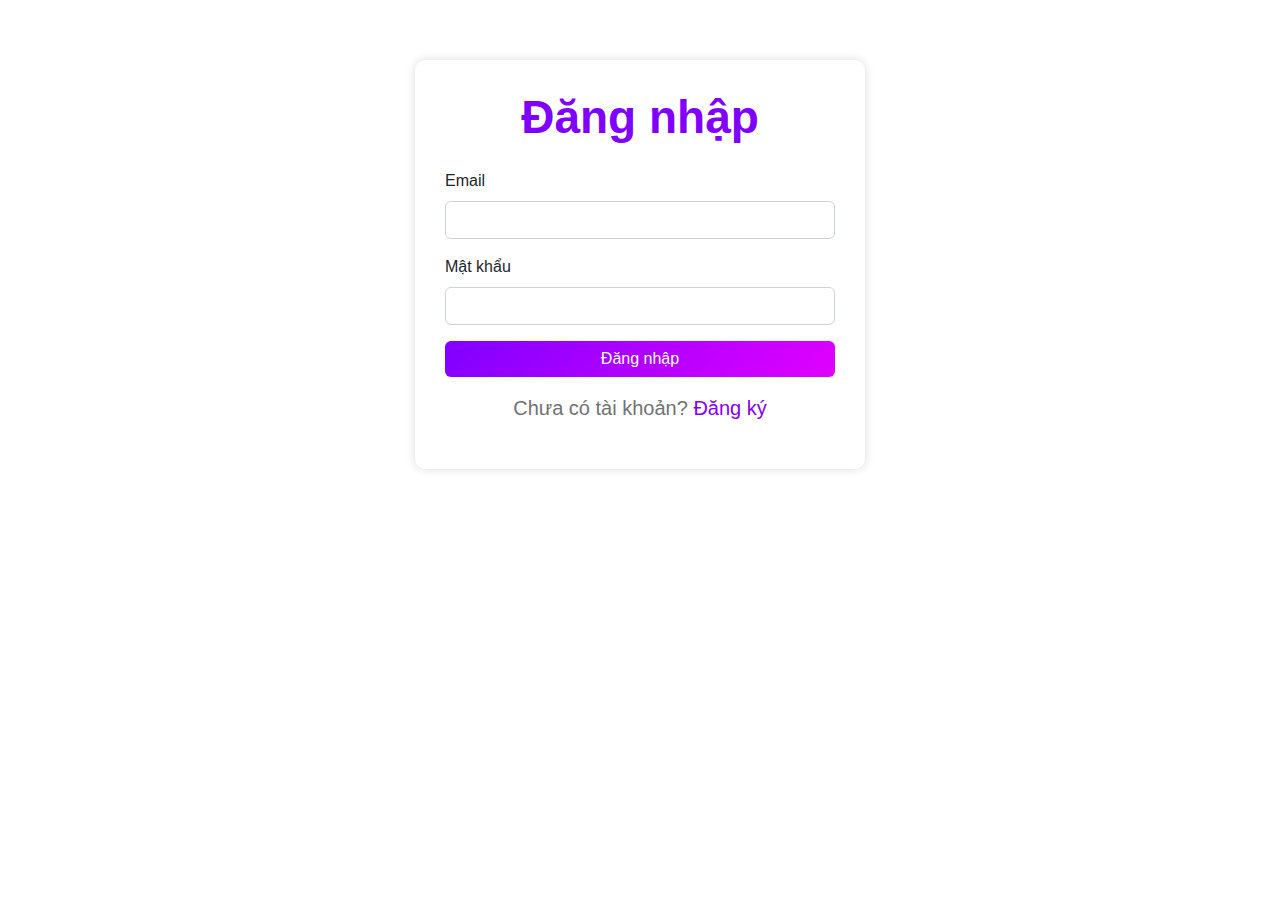
<file: login.html>
<!DOCTYPE html>
<html lang="vi">
<head>
  <meta charset="UTF-8" />
  <meta name="viewport" content="width=device-width, initial-scale=1" />
  <title>Đăng nhập / Đăng ký - TOEIC BUDDIES</title>
  <link rel="stylesheet" href="css/bootstrap.min.css" />
  <link rel="stylesheet" href="css/templatemo-topic-listing.css" />
  <style>
    .form-container {
      max-width: 450px;
      margin: 60px auto;
      background: #fff;
      padding: 30px;
      border-radius: 10px;
      box-shadow: 0 0 10px rgba(0,0,0,0.15);
    }
    .toggle-link {
      cursor: pointer;
      color: #7F00FF;
      font-weight: 500;
    }
    .toggle-link:hover {
      text-decoration: underline;
    }
    .btn-brand {
      background: linear-gradient(135deg, #7F00FF, #E100FF);
      color: white;
      border: none;
    }
    .btn-brand:hover {
      opacity: 0.9;
    }
    h2#form-title {
      color: #7F00FF;
    }
  </style>
</head>
<body>
  <main>
    <div class="container">
      <div class="form-container">
        <h2 class="text-center mb-4" id="form-title">Đăng nhập</h2>

        <!-- Form Đăng nhập -->
        <form id="login-form">
          <div class="mb-3">
            <label for="login-email" class="form-label">Email</label>
            <input type="email" class="form-control" id="login-email" required />
          </div>
          <div class="mb-3">
            <label for="login-password" class="form-label">Mật khẩu</label>
            <input type="password" class="form-control" id="login-password" required />
          </div>
          <button type="submit" class="btn btn-brand w-100">Đăng nhập</button>
          <p class="mt-3 text-center">
            Chưa có tài khoản? <span class="toggle-link" onclick="showRegister()">Đăng ký</span>
          </p>
        </form>

        <!-- Form Đăng ký -->
        <form id="register-form" style="display: none;">
          <div class="mb-3">
            <label for="register-name" class="form-label">Họ tên</label>
            <input type="text" class="form-control" id="register-name" required />
          </div>
          <div class="mb-3">
            <label for="register-email" class="form-label">Email</label>
            <input type="email" class="form-control" id="register-email" required />
          </div>
          <div class="mb-3">
            <label for="register-password" class="form-label">Mật khẩu</label>
            <input type="password" class="form-control" id="register-password" required />
          </div>
          <button type="submit" class="btn btn-brand w-100">Tạo tài khoản</button>
          <p class="mt-3 text-center">
            Đã có tài khoản? <span class="toggle-link" onclick="showLogin()">Đăng nhập</span>
          </p>
        </form>

        <div id="message" class="mt-3 text-center text-success" style="display: none;"></div>
      </div>
    </div>
  </main>

  <script>
    const loginForm = document.getElementById("login-form");
    const registerForm = document.getElementById("register-form");
    const message = document.getElementById("message");
    const title = document.getElementById("form-title");

    function showRegister() {
      loginForm.style.display = "none";
      registerForm.style.display = "block";
      message.style.display = "none";
      title.textContent = "Đăng ký";
    }

    function showLogin() {
      loginForm.style.display = "block";
      registerForm.style.display = "none";
      message.style.display = "none";
      title.textContent = "Đăng nhập";
    }

    loginForm.addEventListener("submit", function (e) {
      e.preventDefault();
      const email = document.getElementById("login-email").value;
      const password = document.getElementById("login-password").value;
      if (email === "toeic@example.com" && password === "123456") {
        message.style.display = "block";
        message.textContent = "Đăng nhập thành công! Chào mừng bạn.";
      } else {
        alert("Tài khoản không hợp lệ. Vui lòng thử lại hoặc đăng ký.");
      }
    });

    registerForm.addEventListener("submit", function (e) {
      e.preventDefault();
      message.style.display = "block";
      message.textContent = "Tạo tài khoản thành công! Vui lòng đăng nhập.";
      showLogin();
    });
  </script>
</body>
</html>
</file>
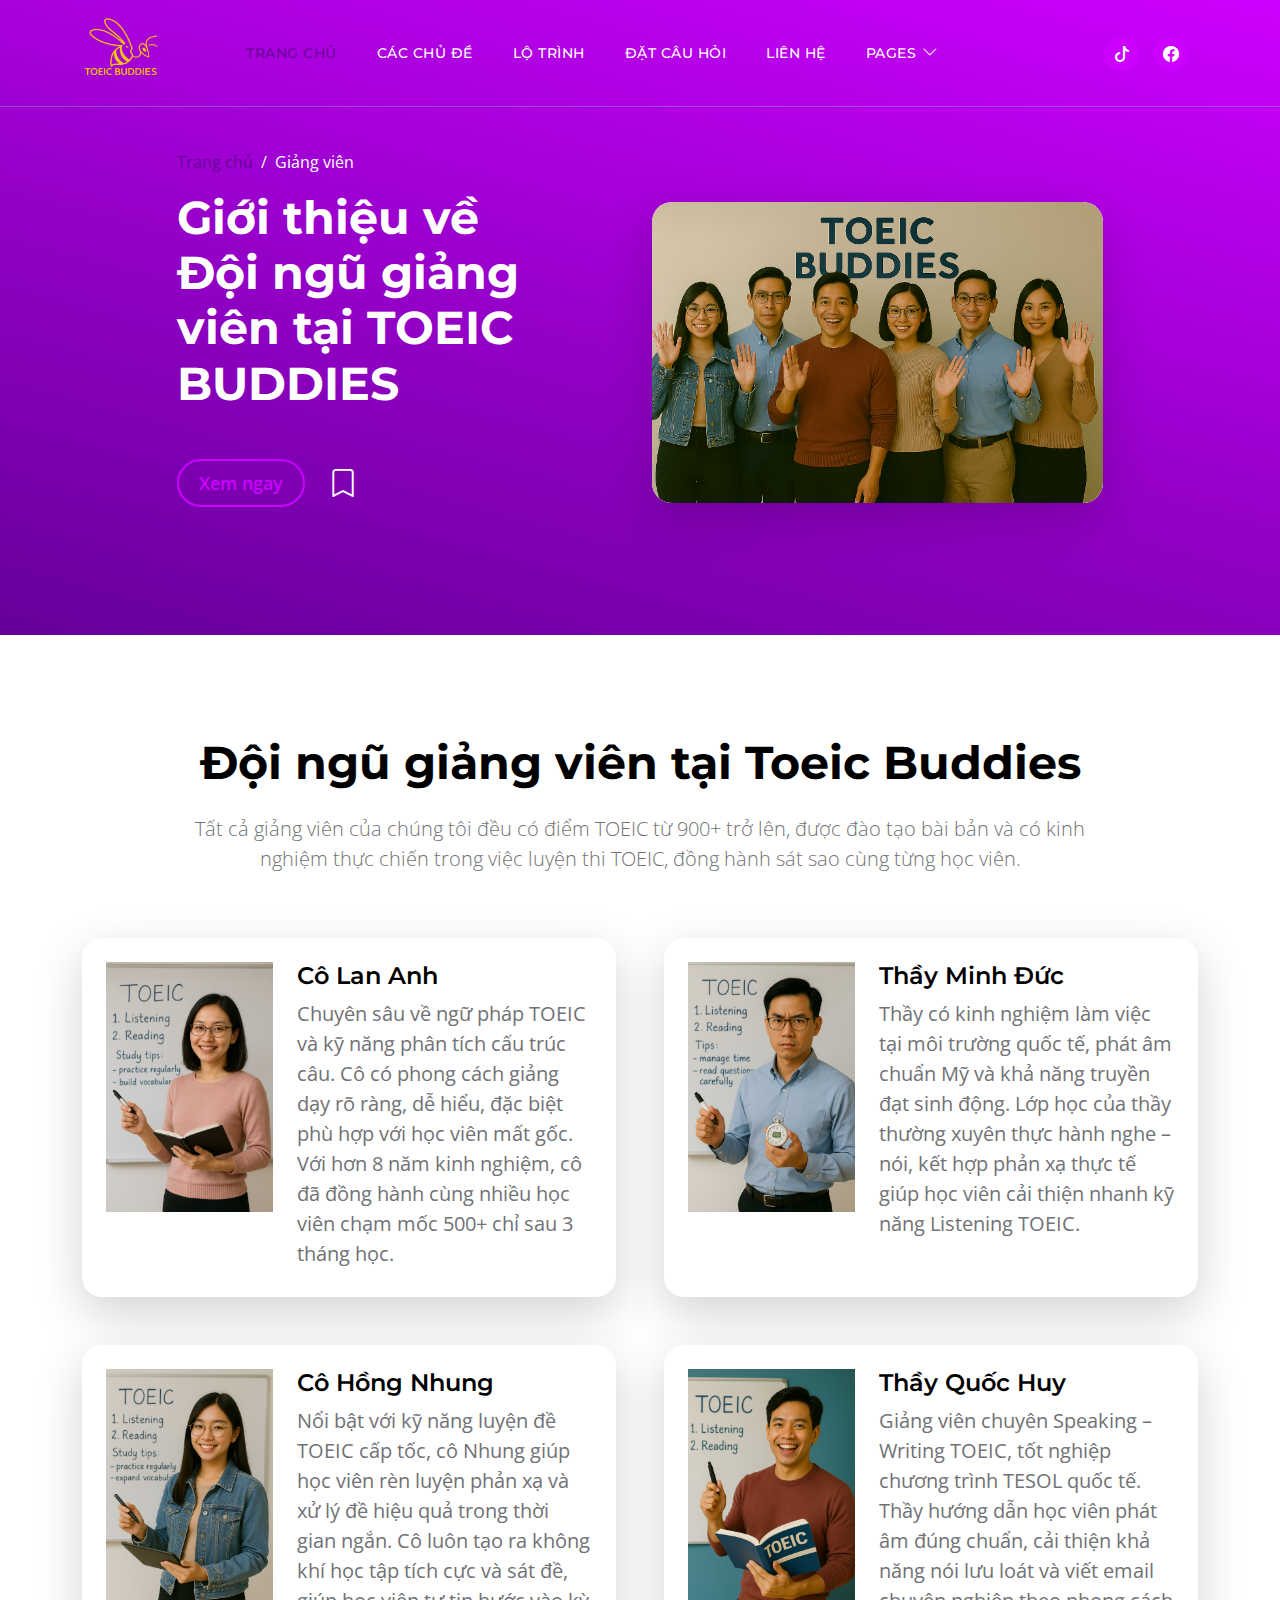
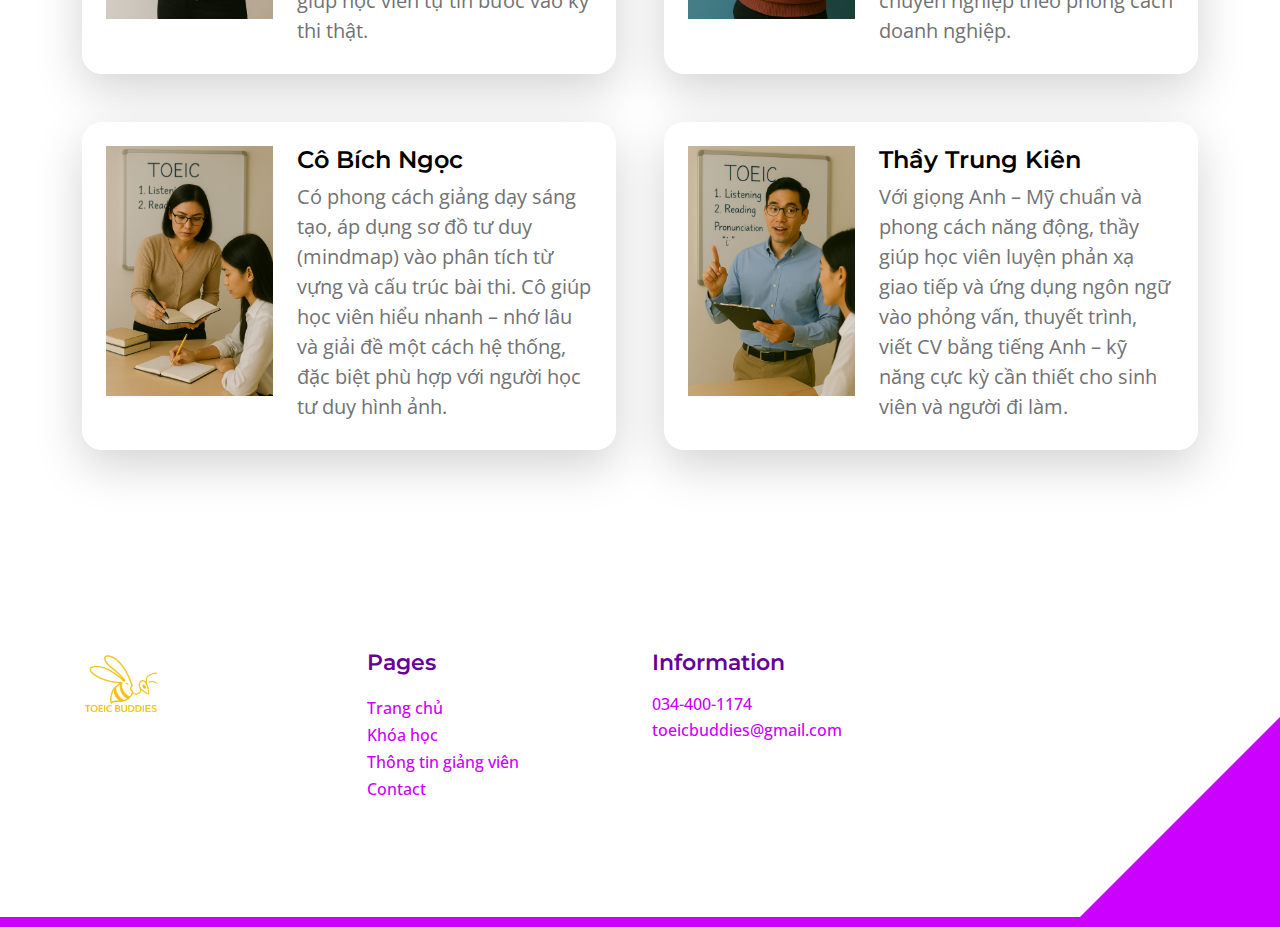
<file: teacher.html>
<!doctype html>
<html lang="vi">
    <head>
        <meta charset="utf-8">
        <meta name="viewport" content="width=device-width, initial-scale=1">

        <meta name="description" content="">
        <meta name="author" content="">

        <title>Đội ngũ giảng viên</title>

        <!-- CSS FILES -->        
        <link rel="preconnect" href="https://fonts.googleapis.com">
        
        <link rel="preconnect" href="https://fonts.gstatic.com" crossorigin>

        <link href="https://fonts.googleapis.com/css2?family=Montserrat:wght@500;600;700&family=Open+Sans&display=swap" rel="stylesheet">
                        
        <link href="css/bootstrap.min.css" rel="stylesheet">

        <link href="css/bootstrap-icons.css" rel="stylesheet">

        <link href="css/templatemo-topic-listing.css" rel="stylesheet">

    </head>
    
    <body id="top">

        <main>

            <nav class="navbar navbar-expand-lg">
                <div class="container">
                    <a class="navbar-brand" href="index.html">
                        <img src="images/logo.png" alt="Logo" class="logo" height="80px" width="auto">
                    </a>

                    <div class="d-lg-none ms-auto me-4">
                        <a href="#top" class="navbar-icon bi-person smoothscroll"></a>
                    </div>
    
                    <button class="navbar-toggler" type="button" data-bs-toggle="collapse" data-bs-target="#navbarNav" aria-controls="navbarNav" aria-expanded="false" aria-label="Toggle navigation">
                        <span class="navbar-toggler-icon"></span>
                    </button>
    
                    <div class="collapse navbar-collapse" id="navbarNav">
                        <ul class="navbar-nav ms-lg-5 me-lg-auto">
                            <li class="nav-item">
                                <a class="nav-link click-scroll" href="index.html#section_1">Trang chủ</a>
                            </li>

                            <li class="nav-item">
                                <a class="nav-link click-scroll" href="index.html#section_2">Các chủ đề</a>
                            </li>
    
                            <li class="nav-item">
                                <a class="nav-link click-scroll" href="index.html#section_3">Lộ Trình</a>
                            </li>

                            <li class="nav-item">
                                <a class="nav-link click-scroll" href="index.html#section_4">Đặt câu hỏi</a>
                            </li>
    
                            <li class="nav-item">
                                <a class="nav-link click-scroll" href="index.html#section_5">Liên hệ</a>
                            </li>

                            <li class="nav-item dropdown">
                                <a class="nav-link dropdown-toggle" href="#section_5" id="navbarLightDropdownMenuLink" role="button" data-bs-toggle="dropdown" aria-expanded="false">Pages</a>

                                <ul class="dropdown-menu dropdown-menu-light" aria-labelledby="navbarLightDropdownMenuLink">
                                    <li><a class="dropdown-item" href="teacher.html">Đội ngũ giảng viên</a></li>
									<li><a class="dropdown-item" href="khoahoc.html">Khóa học</a></li>
                                    <li><a class="dropdown-item" href="contact.html">Liên hệ</a></li>
                                </ul>
                            </li>
                        </ul>
                                        <ul class="social-icon">
                                            <li class="social-icon-item">
                                                <a href="https://www.tiktok.com/@rapgiaitribuddies" class="social-icon-link bi-tiktok"></a>
                                            </li>

                                            <li class="social-icon-item">
                                                <a href="https://www.facebook.com/toeicbuddies" class="social-icon-link bi-facebook"></a>
                    </div>
                </div>
            </nav>
            

            <header class="site-header d-flex flex-column justify-content-center align-items-center">
                <div class="container">
                    <div class="row justify-content-center align-items-center">

                        <div class="col-lg-5 col-12 mb-5">
                            <nav aria-label="breadcrumb">
                                <ol class="breadcrumb">
                                    <li class="breadcrumb-item"><a href="index.html">Trang chủ</a></li>

                                    <li class="breadcrumb-item active" aria-current="page">Giảng viên</li>
                                </ol>
                            </nav>

                            <h2 class="text-white">Giới thiệu về <br> Đội ngũ giảng viên tại TOEIC BUDDIES</h2>

                            <div class="d-flex align-items-center mt-5">
                                <a href="#topics-detail" class="btn custom-btn custom-border-btn smoothscroll me-4">Xem ngay</a>

                                <a href="#top" class="custom-icon bi-bookmark smoothscroll"></a>
                            </div>
                        </div>

                        <div class="col-lg-5 col-12">
                            <div class="topics-detail-block bg-white shadow-lg">
                                <img src="images/topics/teacher.png" class="topics-detail-block-image img-fluid">
                            </div>
                        </div>

                    </div>
                </div>
            </header>

    <!-- Giảng viên Section -->
    <section class="section-padding">
      <div class="container">
        <div class="row justify-content-center mb-5">
          <div class="col-lg-10 col-12 text-center">
            <h2 class="mb-4">Đội ngũ giảng viên tại Toeic Buddies</h2>
            <p class="lead">Tất cả giảng viên của chúng tôi đều có điểm TOEIC từ 900+ trở lên, được đào tạo bài bản và có kinh nghiệm thực chiến trong việc luyện thi TOEIC, đồng hành sát sao cùng từng học viên.</p>
          </div>
        </div>

        <div class="row g-5">
          <div class="col-lg-6 col-md-6 col-12">
            <div class="custom-block d-flex flex-column flex-md-row bg-white shadow-lg p-4 h-100">
              <img src="images/topics/CoLA.png" class="me-md-4 mb-3 mb-md-0" style="width: auto; height:250px;" alt="GV1">
              <div>
                <h5 class="mb-2">Cô Lan Anh</h5>
                <p class="mb-1">Chuyên sâu về ngữ pháp TOEIC và kỹ năng phân tích cấu trúc câu. Cô có phong cách giảng dạy rõ ràng, dễ hiểu, đặc biệt phù hợp với học viên mất gốc. Với hơn 8 năm kinh nghiệm, cô đã đồng hành cùng nhiều học viên chạm mốc 500+ chỉ sau 3 tháng học.</p>
              </div>
            </div>
          </div>

          <div class="col-lg-6 col-md-6 col-12">
            <div class="custom-block d-flex flex-column flex-md-row bg-white shadow-lg p-4 h-100">
              <img src="images/topics/ThayDuc.png" class="me-md-4 mb-3 mb-md-0" style="width: auto; height:250px;" alt="GV1">
              <div>
                <h5 class="mb-2">Thầy Minh Đức</h5>
                <p class="mb-1">Thầy có kinh nghiệm làm việc tại môi trường quốc tế, phát âm chuẩn Mỹ và khả năng truyền đạt sinh động. Lớp học của thầy thường xuyên thực hành nghe – nói, kết hợp phản xạ thực tế giúp học viên cải thiện nhanh kỹ năng Listening TOEIC.</p>
              </div>
            </div>
          </div>

          <!-- ... Tiếp tục các giảng viên 3 -> 8 tương tự ... -->
          <div class="col-lg-6 col-md-6 col-12">
            <div class="custom-block d-flex flex-column flex-md-row bg-white shadow-lg p-4 h-100">
              <img src="images/topics/CoNhung.png" class="me-md-4 mb-3 mb-md-0" style="width: auto; height:250px;" alt="GV1">
              <div>
                <h5 class="mb-2">Cô Hồng Nhung</h5>
                <p class="mb-1">Nổi bật với kỹ năng luyện đề TOEIC cấp tốc, cô Nhung giúp học viên rèn luyện phản xạ và xử lý đề hiệu quả trong thời gian ngắn. Cô luôn tạo ra không khí học tập tích cực và sát đề, giúp học viên tự tin bước vào kỳ thi thật.</p>
              </div>
            </div>
          </div>
          <div class="col-lg-6 col-md-6 col-12">
            <div class="custom-block d-flex flex-column flex-md-row bg-white shadow-lg p-4 h-100">
              <img src="images/topics/ThayHuy.png" class="me-md-4 mb-3 mb-md-0" style="width: auto; height:250px;" alt="GV1">
              <div>
                <h5 class="mb-2">Thầy Quốc Huy</h5>
                <p class="mb-1">Giảng viên chuyên Speaking – Writing TOEIC, tốt nghiệp chương trình TESOL quốc tế. Thầy hướng dẫn học viên phát âm đúng chuẩn, cải thiện khả năng nói lưu loát và viết email chuyên nghiệp theo phong cách doanh nghiệp.</p>
              </div>
            </div>
          </div>
          <div class="col-lg-6 col-md-6 col-12">
            <div class="custom-block d-flex flex-column flex-md-row bg-white shadow-lg p-4 h-100">
              <img src="images/topics/CoNgoc.png" class="me-md-4 mb-3 mb-md-0" style="width: auto; height:250px;" alt="GV1">
              <div>
                <h5 class="mb-2">Cô Bích Ngọc</h5>
                <p class="mb-1">Có phong cách giảng dạy sáng tạo, áp dụng sơ đồ tư duy (mindmap) vào phân tích từ vựng và cấu trúc bài thi. Cô giúp học viên hiểu nhanh – nhớ lâu và giải đề một cách hệ thống, đặc biệt phù hợp với người học tư duy hình ảnh.</p>
              </div>
            </div>
          </div>
          <div class="col-lg-6 col-md-6 col-12">
            <div class="custom-block d-flex flex-column flex-md-row bg-white shadow-lg p-4 h-100">
              <img src="images/topics/ThayKien.png" class="me-md-4 mb-3 mb-md-0" style="width: auto; height:250px;" alt="GV1">
              <div>
                <h5 class="mb-2">Thầy Trung Kiên</h5>
                <p class="mb-1">Với giọng Anh – Mỹ chuẩn và phong cách năng động, thầy giúp học viên luyện phản xạ giao tiếp và ứng dụng ngôn ngữ vào phỏng vấn, thuyết trình, viết CV bằng tiếng Anh – kỹ năng cực kỳ cần thiết cho sinh viên và người đi làm.</p>
              </div>
            </div>
          </div>

        </div>
      </div>
    </section>
  </main>
<footer class="site-footer section-padding">
            <div class="container">
                <div class="row">

                    <div class="col-lg-3 col-12 mb-4 pb-2">
                        <a class="navbar-brand mb-2" href="index.html">
                        <img src="images/logo.png" alt="Logo" class="logo" height="80px" width="auto">
                        </a>
                    </div>

                    <div class="col-lg-3 col-md-4 col-6">
                        <h6 class="site-footer-title mb-3">Pages</h6>

                        <ul class="site-footer-links">
                            <li class="site-footer-link-item">
                                <a href="index.html" class="site-footer-link">Trang chủ</a>
                            </li>

                            <li class="site-footer-link-item">
                                <a href="khoahoc.html" class="site-footer-link">Khóa học</a>
                            </li>

                            <li class="site-footer-link-item">
                                <a href="teacher.html" class="site-footer-link">Thông tin giảng viên</a>
                            </li>

                            <li class="site-footer-link-item">
                                <a href="contact.html" class="site-footer-link">Contact</a>
                            </li>
                        </ul>
                    </div>

                    <div class="col-lg-3 col-md-4 col-6 mb-4 mb-lg-0">
                        <h6 class="site-footer-title mb-3">Information</h6>

                        <p class="text-white d-flex mb-1">
                            <a href="tel: 305-240-9671" class="site-footer-link">
                                034-400-1174
                            </a>
                        </p>

                        <p class="text-white d-flex">
                            <a href="mailto:toeicbuddies@gmail.com" class="site-footer-link">
                                 toeicbuddies@gmail.com
                            </a>
                        </p>
                    </div>
                </div>
            </div>
        </footer>


        <script src="js/jquery.min.js"></script>
        <script src="js/bootstrap.bundle.min.js"></script>
        <script src="js/jquery.sticky.js"></script>
        <script src="js/click-scroll.js"></script>
        <script src="js/custom.js"></script>

    </body>
</html>
</file>
<file: css/templatemo-topic-listing.css>
/*

TemplateMo 590 topic listing

https://templatemo.com/tm-590-topic-listing

*/

/*---------------------------------------
  CUSTOM PROPERTIES ( VARIABLES )             
-----------------------------------------*/
:root {
  --white-color:                  #ffffff;
  --primary-color:                #660099;
  --secondary-color:              #CC00FF;
  --section-bg-color:             #f0f8ff;
  --custom-btn-bg-color:          	#CC00FF;
  --custom-btn-bg-hover-color:    #660099;
  --dark-color:                   #000000;
  --p-color:                      #717275;
  --border-color:                 #7fffd4;
  --link-hover-color:             #660099;

  --body-font-family:             'Open Sans', sans-serif;
  --title-font-family:            'Montserrat', sans-serif;

  --h1-font-size:                 58px;
  --h2-font-size:                 46px;
  --h3-font-size:                 32px;
  --h4-font-size:                 28px;
  --h5-font-size:                 24px;
  --h6-font-size:                 22px;
  --p-font-size:                  20px;
  --menu-font-size:               14px;
  --btn-font-size:                18px;
  --copyright-font-size:          16px;

  --border-radius-large:          100px;
  --border-radius-medium:         20px;
  --border-radius-small:          10px;

  --font-weight-normal:           400;
  --font-weight-medium:           500;
  --font-weight-semibold:         600;
  --font-weight-bold:             700;
}

body {
  background-color: var(--white-color);
  font-family: var(--body-font-family); 
}


/*---------------------------------------
  TYPOGRAPHY               
-----------------------------------------*/

h2,
h3,
h4,
h5,
h6 {
  color: var(--dark-color);
}

h1,
h2,
h3,
h4,
h5,
h6 {
  font-family: var(--title-font-family); 
  font-weight: var(--font-weight-semibold);
}

h1 {
  font-size: var(--h1-font-size);
  font-weight: var(--font-weight-bold);
}

h2 {
  font-size: var(--h2-font-size);
  font-weight: var(--font-weight-bold);
}

h3 {
  font-size: var(--h3-font-size);
}

h4 {
  font-size: var(--h4-font-size);
}

h5 {
  font-size: var(--h5-font-size);
}

h6 {
  color: var(--primary-color);
  font-size: var(--h6-font-size);
}

p {
  color: var(--p-color);
  font-size: var(--p-font-size);
  font-weight: var(--font-weight-normal);
}

ul li {
  color: var(--p-color);
  font-size: var(--p-font-size);
  font-weight: var(--font-weight-normal);
}

a, 
button {
  touch-action: manipulation;
  transition: all 0.3s;
}

a {
  display: inline-block;
  color: var(--primary-color);
  text-decoration: none;
}

a:hover {
  color: var(--link-hover-color);
}

b,
strong {
  font-weight: var(--font-weight-bold);
}


/*---------------------------------------
  SECTION               
-----------------------------------------*/
.section-padding {
  padding-top: 100px;
  padding-bottom: 100px;
}

.section-bg {
  background-color: var(--section-bg-color);
}

.section-overlay {
  background-image:linear-gradient(15deg, #660099 0%, #CC00FF 100%) ;
  position: absolute;
  top: 0;
  left: 0;
  pointer-events: none;
  width: 100%;
  height: 100%;
  opacity: 0.85;
}

.section-overlay + .container {
  position: relative;
}

.tab-content {
  background-color: var(--white-color);
  border-radius: var(--border-radius-medium);
}

.nav-tabs {
  border-bottom: 1px solid #ecf3f2;
  margin-bottom: 40px;
  justify-content: center;
}

.nav-tabs .nav-link {
  border-radius: 0;
  border-top: 0;
  border-right: 0;
  border-left: 0;
  color: var(--p-color);
  font-family: var(--title-font-family);
  font-size: var(--btn-font-size);
  font-weight: var(--font-weight-medium);
  padding: 15px 25px;
  transition: all 0.3s;
}

.nav-tabs .nav-link:first-child {
  margin-right: 20px;
}

.nav-tabs .nav-item.show .nav-link, 
.nav-tabs .nav-link.active,
.nav-tabs .nav-link:focus, 
.nav-tabs .nav-link:hover {
  border-bottom-color: var(--primary-color);
  color: var(--primary-color);
}


/*---------------------------------------
  CUSTOM ICON COLOR               
-----------------------------------------*/
.custom-icon {
  color: var(--secondary-color);
}


/*---------------------------------------
  CUSTOM BUTTON               
-----------------------------------------*/
.custom-btn {
  background: var(--custom-btn-bg-color);
  border: 2px solid transparent;
  border-radius: var(--border-radius-large);
  color: var(--white-color);
  font-size: var(--btn-font-size);
  font-weight: var(--font-weight-semibold);
  line-height: normal;
  transition: all 0.3s;
  padding: 10px 20px;
}

.custom-btn:hover {
  background: var(--custom-btn-bg-hover-color);
  color: var(--white-color);
}

.custom-border-btn {
  background: transparent;
  border: 2px solid var(--custom-btn-bg-color);
  color: var(--custom-btn-bg-color);
}

.custom-border-btn:hover {
  background: var(--custom-btn-bg-color);
  border-color: transparent;
  color: var(--white-color);
}

.custom-btn-bg-white {
  border-color: var(--white-color);
  color: var(--white-color);
}


/*---------------------------------------
  SITE HEADER              
-----------------------------------------*/
.site-header {
  background-image: linear-gradient(15deg, #660099 0%, #CC00FF 100%);
  padding-top: 150px;
  padding-bottom: 80px;
}

.site-header .container {
  height: 100%;
}

.breadcrumb-item+.breadcrumb-item::before,
.breadcrumb-item a:hover,
.breadcrumb-item.active {
  color: var(--white-color);
}

.site-header .custom-icon {
  color: var(--white-color);
  font-size: var(--h4-font-size);
}

.site-header .custom-icon:hover {
  color: var(--secondary-color);
}


/*---------------------------------------
  NAVIGATION              
-----------------------------------------*/
.sticky-wrapper {
  position: absolute;
  top: 0;
  right: 0;
  left: 0;
}

.sticky-wrapper.is-sticky .navbar {
  background-color: var(--secondary-color);
}

.navbar {
  background: transparent;
  border-bottom: 1px solid rgba(128, 208, 199, 0.35);
  z-index: 9;
}

.navbar-brand,
.navbar-brand:hover {
  font-size: var(--h3-font-size);
  font-weight: var(--font-weight-bold);
  display: block;
}

.navbar-brand span {
  font-family: var(--title-font-family);
}

.navbar-expand-lg .navbar-nav .nav-link {
  border-radius: var(--border-radius-large);
  margin: 10px;
  padding: 10px;
}

.navbar-nav .nav-link {
  display: inline-block;
  color: var(--white-color);
  font-family: var(--title-font-family); 
  font-size: var(--menu-font-size);
  font-weight: var(--font-weight-medium);
  text-transform: uppercase;
  letter-spacing: 0.5px;
  position: relative;
  padding-top: 15px;
  padding-bottom: 15px;
}

.navbar-nav .nav-link.active, 
.navbar-nav .nav-link:hover {
  color: var(--primary-color);
}

.navbar .dropdown-menu {
  background: var(--white-color);
  box-shadow: 0 1rem 3rem rgba(0,0,0,.175);
  border: 0;
  display: inherit;
  opacity: 0;
  min-width: 9rem;
  margin-top: 20px;
  padding: 13px 0 10px 0;
  transition: all 0.3s;
  pointer-events: none;
}

.navbar .dropdown-menu::before {
  content: "";
  width: 0;
  height: 0;
  border-left: 20px solid transparent;
  border-right: 20px solid transparent;
  border-bottom: 15px solid var(--white-color);
  position: absolute;
  top: -10px;
  left: 10px;
}

.navbar .dropdown-item {
  display: inline-block;
  color: var(--p-bg-color);
  font-family: var(--title-font-family); 
  font-size: var(--menu-font-size);
  font-weight: var(--font-weight-medium);
  text-transform: uppercase;
  letter-spacing: 0.5px;
  position: relative;
}

.navbar .dropdown-item.active, 
.navbar .dropdown-item:active,
.navbar .dropdown-item:focus, 
.navbar .dropdown-item:hover {
  background: transparent;
  color: var(--primary-color);
}

.navbar .dropdown-toggle::after {
  content: "\f282";
  display: inline-block;
  font-family: bootstrap-icons !important;
  font-size: var(--copyright-font-size);
  font-style: normal;
  font-weight: normal !important;
  font-variant: normal;
  text-transform: none;
  line-height: 1;
  vertical-align: -.125em;
  -webkit-font-smoothing: antialiased;
  -moz-osx-font-smoothing: grayscale;
  position: relative;
  left: 2px;
  border: 0;
}

@media screen and (min-width: 992px) {
  .navbar .dropdown:hover .dropdown-menu {
    opacity: 1;
    margin-top: 0;
    pointer-events: auto;
  }
}

.navbar-icon {
  background: var(--white-color);
  border-radius: var(--border-radius-large);
  display: inline-block;
  font-size: var(--h5-font-size);
  width: 40px;
  height: 40px;
  line-height: 40px;
  text-align: center;
  transition: all 0.3s ease;
}

.navbar-icon:hover {
  background: var(--primary-color);
  color: var(--white-color);
}

.navbar-toggler {
  border: 0;
  padding: 0;
  cursor: pointer;
  margin: 0;
  width: 30px;
  height: 35px;
  outline: none;
}

.navbar-toggler:focus {
  outline: none;
  box-shadow: none;
}

.navbar-toggler[aria-expanded="true"] .navbar-toggler-icon {
  background: transparent;
}

.navbar-toggler[aria-expanded="true"] .navbar-toggler-icon:before,
.navbar-toggler[aria-expanded="true"] .navbar-toggler-icon:after {
  transition: top 300ms 50ms ease, -webkit-transform 300ms 350ms ease;
  transition: top 300ms 50ms ease, transform 300ms 350ms ease;
  transition: top 300ms 50ms ease, transform 300ms 350ms ease, -webkit-transform 300ms 350ms ease;
  top: 0;
}

.navbar-toggler[aria-expanded="true"] .navbar-toggler-icon:before {
  transform: rotate(45deg);
}

.navbar-toggler[aria-expanded="true"] .navbar-toggler-icon:after {
  transform: rotate(-45deg);
}

.navbar-toggler .navbar-toggler-icon {
  background: var(--white-color);
  transition: background 10ms 300ms ease;
  display: block;
  width: 30px;
  height: 2px;
  position: relative;
}

.navbar-toggler .navbar-toggler-icon:before,
.navbar-toggler .navbar-toggler-icon:after {
  transition: top 300ms 350ms ease, -webkit-transform 300ms 50ms ease;
  transition: top 300ms 350ms ease, transform 300ms 50ms ease;
  transition: top 300ms 350ms ease, transform 300ms 50ms ease, -webkit-transform 300ms 50ms ease;
  position: absolute;
  right: 0;
  left: 0;
  background: var(--white-color);
  width: 30px;
  height: 2px;
  content: '';
}

.navbar-toggler .navbar-toggler-icon::before {
  top: -8px;
}

.navbar-toggler .navbar-toggler-icon::after {
  top: 8px;
}


/*---------------------------------------
  HERO        
-----------------------------------------*/
.hero-section {
  background-image: linear-gradient(15deg, #4b006e 0%, #d500f9 100%);
  position: relative;
  overflow: hidden;
  padding-top: 150px;
  padding-bottom: 150px;
}

.hero-section .input-group {
  background-color: var(--white-color);
  border-radius: var(--border-radius-large);
  padding: 10px 15px;
}

.hero-section .input-group-text {
  background-color: transparent;
  border: 0;
}

.hero-section input[type="search"] {
  border: 0;
  box-shadow: none;
  margin-bottom: 0;
  padding-left: 0;
}

.hero-section button[type="submit"] {
  background-color: var(--primary-color);
  border: 0;
  border-radius: var(--border-radius-large) !important;
  color: var(--white-color);
  max-width: 150px;
}


/*---------------------------------------
  TOPICS              
-----------------------------------------*/
.featured-section {
  background-color: var(--secondary-color);
  border-radius: 0 0 100px 100px;
  padding-bottom: 100px;
}

.featured-section .row {
  position: relative;
  bottom: 100px;
  margin-bottom: -100px;
}

.custom-block {
  border-radius: var(--border-radius-medium);
  position: relative;
  overflow: hidden;
  padding: 30px;
  transition: all 0.3s ease;
  height: 100%;
}

.custom-block:hover {
  background-color: var(--secondary-color);
  transform: translateY(-3px);
}
}

.custom-block > a {
  width: 100%;
}

.custom-block-image {
  display: block;
  width: 100%;
  height: 200px;
  object-fit: cover;
  margin-top: 35px;
}

.custom-block .rounded-pill {
  border-radius: 5px !important;
  display: flex;
  justify-content: center;
  text-align: center;
  width: 30px;
  height: 30px;
  line-height: 20px;
}

.custom-block-overlay {
  height: 100%;
  min-height: 350px;
  padding: 0;
}

.custom-block-overlay > a {
  height: 100%;
}

.custom-block-overlay .custom-block-image {
  border-radius: var(--border-radius-medium);
  display: block;
  height: 100%;
  margin-top: 0;
}

.custom-block-overlay-text {
  position: absolute;
  z-index: 2;
  top: 0;
  right: 0;
  left: 0;
  padding: 30px;
}

.social-share {
  position: absolute;
  bottom: 0;
  right: 0;
  left: 0;
  z-index: 2;
  padding: 20px 35px;
}

.social-share .bi-bookmark {
  color: var(--white-color);
  font-size: var(--h5-font-size);
}

.social-share .bi-bookmark:hover {
  color: var(--secondary-color);
}

.bg-design {
  background-color: #00B0FF;
}

.bg-graphic {
  background-color: #00BFA6;
}

.bg-advertising {
  background-color: #F50057;
}

.bg-finance {
  background-color: #536DFE;
}

.bg-music {
  background-color: #F9A826;
}

.bg-education {
  background-color: #00BFA6;
}


/*---------------------------------------
  TOPICS               
-----------------------------------------*/
.topics-detail-block {
  border-radius: var(--border-radius-medium);
  position: relative;
  overflow: hidden;
}

.topics-detail-block-image {
  display: block;
  border-radius: var(--border-radius-medium);
}

blockquote {
  background-color: var(--section-bg-color);
  border-radius: var(--border-radius-small);
  font-family: var(--title-font-family);
  font-size: var(--h4-font-size);
  font-weight: var(--font-weight-bold);
  display: inline-block;
  text-align: center;
  margin: 30px;
  padding: 40px;
}

.topics-listing-page .site-header {
  padding-bottom: 65px;
}

.custom-block-topics-listing-info {
  margin: 30px 20px 20px 30px;
}

.custom-block-topics-listing {
  height: inherit;
}

.custom-block-topics-listing .custom-block-image {
  width: 200px;
}


/*---------------------------------------
  PAGINATION              
-----------------------------------------*/
.pagination {
  margin-top: 40px;
}

.page-link {
  border: 0;
  border-radius: var(--border-radius-small);
  color: var(--p-color);
  font-family: var(--title-font-family);
  margin: 0 5px;
  padding: 10px 20px;
}

.page-link:hover,
.page-item:first-child .page-link:hover,
.page-item:last-child .page-link:hover {
  background-color: var(--secondary-color);
  color: var(--white-color);
}

.page-item:first-child .page-link {
  margin-right: 10px;
}

.page-item:first-child .page-link,
.page-item:last-child .page-link {
  background-color: var(--section-bg-color);
  border-radius: var(--border-radius-small);
}

.active>.page-link, .page-link.active {
  background-color: var(--secondary-color);
  border-color: var(--secondary-color);
}


/*---------------------------------------
  TIMELINE              
-----------------------------------------*/
.timeline-section {
  background-image: url('../images/colleagues-working-cozy-office-medium-shot.jpg');
  background-repeat: no-repeat;
  background-position: center;
  background-size: cover;
  position: relative;
}

.timeline-container .vertical-scrollable-timeline {
  list-style-type: none;
  position: relative;
  padding-left: 0;
}

.timeline-container .vertical-scrollable-timeline .list-progress {
  width: 8px;
  height: 87%;
  background-color: var(--primary-color);
  position: absolute;
  left: 52px;
  top: 0;
  overflow: hidden;
}

.timeline-container .vertical-scrollable-timeline .list-progress .inner {
  position: absolute;
  right: 0;
  bottom: 0;
  height: 100%;
  background-color: var(--secondary-color);
  width: 100%;
}

.timeline-container .vertical-scrollable-timeline li {
  position: relative;
  padding: 20px 0px 65px 145px;
}

.timeline-container .vertical-scrollable-timeline li:last-child {
  padding-bottom: 0;
}

.timeline-container .vertical-scrollable-timeline li p {
  line-height: 40px;
}

.timeline-container .vertical-scrollable-timeline li p:last-child {
  margin-bottom: 0;
}

.timeline-container .vertical-scrollable-timeline li .icon-holder {
  position: absolute;
  left: 0;
  top: 0;
  width: 104px;
  height: 104px;
  display: flex;
  justify-content: center;
  align-items: center;
  background-color: var(--secondary-color);
  border-radius: 50%;
  z-index: 1;
  transition: 0.4s all;
}

.timeline-container .vertical-scrollable-timeline li .icon-holder::before {
  content: "";
  width: 80px;
  height: 80px;
  border: 4px solid #fff;
  position: absolute;
  background-color: var(--secondary-color);
  border-radius: 50%;
  z-index: -1;
  transition: 0.4s all;
}

.timeline-container .vertical-scrollable-timeline li .icon-holder i {
  font-size: 25px;
  color: var(--white-color);
}

.timeline-container .vertical-scrollable-timeline li::before {
  content: "";
  position: absolute;
  height: 100%;
  width: 8px;
  background-color: transparent;
  left: 52px;
  z-index: 0;
}

.timeline-container .vertical-scrollable-timeline li.active .icon-holder {
  background-color: var(--primary-color);
}

.timeline-container .vertical-scrollable-timeline li.active .icon-holder::before {
  background-color: var(--primary-color);
}


/*---------------------------------------
  FAQs              
-----------------------------------------*/
.faq-section .accordion-item {
  border: 0;
}

.faq-section .accordion-button {
  font-size: var(--h6-font-size);
  font-weight: var(--font-weight-semibold);
}

.faq-section .accordion-item:first-of-type .accordion-button {
  border-radius: var(--border-radius-large);
}

.faq-section .accordion-button:not(.collapsed) {
  border-radius: var(--border-radius-large);
  box-shadow: none;
  color: var(--primary-color);
}

.faq-section .accordion-body {
  color: var(--p-color);
  font-size: var(--btn-font-size);
  line-height: 40px;
}

/*---------------------------------------
  NEWSLETTER               
-----------------------------------------*/
.newsletter-image {
  border-radius: var(--border-radius-medium);
}


/*---------------------------------------
  CONTACT               
-----------------------------------------*/
.google-map {
  border-radius: var(--border-radius-medium);
}

.contact-form .form-floating>textarea {
  border-radius: var(--border-radius-medium);
  height: 150px;
}


/*---------------------------------------
  SUBSCRIBE FORM               
-----------------------------------------*/
.subscribe-form-wrap {
  padding: 50px;
}

.subscribe-form {
  width: 95%;
}


/*---------------------------------------
  CUSTOM FORM               
-----------------------------------------*/
.custom-form .form-control {
  border-radius: var(--border-radius-large);
  color: var(--p-color);
  margin-bottom: 24px;
  padding-top: 13px;
  padding-bottom: 13px;
  padding-left: 20px;
  outline: none;
}

.form-floating>label {
  padding-left: 20px;
}

.custom-form button[type="submit"] {
  background: var(--custom-btn-bg-color);
  border: none;
  border-radius: var(--border-radius-large);
  color: var(--white-color);
  font-family: var(--title-font-family);
  font-size: var(--p-font-size);
  font-weight: var(--font-weight-semibold);
  transition: all 0.3s;
  margin-bottom: 0;
}

.custom-form button[type="submit"]:hover,
.custom-form button[type="submit"]:focus {
  background: var(--custom-btn-bg-hover-color);
  border-color: transparent;
}


/*---------------------------------------
  SITE FOOTER              
-----------------------------------------*/
.site-footer {
  border-bottom: 10px solid var(--secondary-color);
  position: relative;
}

.site-footer::after {
  content: "";
  position: absolute;
  bottom: 0;
  right: 0;
  width: 0;
  height: 0;
  border-style: solid;
  border-width: 0 0 200px 200px;
  border-color: transparent transparent var(--secondary-color) transparent;
  pointer-events: none;
}

.site-footer-title {
  color: var(--primary-color); 
}

.site-footer .dropdown-menu {
  padding: 0;
}

.site-footer .dropdown-item {
  color: var(--p-color);
  font-size: var(--menu-font-size);
  font-weight: var(--font-weight-medium);
  padding: 4px 18px;
}

.site-footer .dropdown-item:hover {
  background-color: transparent;
  color: var(--primary-color);
}

.site-footer .dropdown-menu li:first-child .dropdown-item {
  padding-top: 10px;
}

.site-footer .dropdown-menu li:last-child .dropdown-item {
  padding-bottom: 12px;
}

.site-footer .dropdown-toggle {
  background-color: var(--secondary-color);
  border-color: var(--white-color);
}

.site-footer .dropdown-toggle:hover {
  background-color: var(--primary-color);
  border-color: transparent;
}

.site-footer-links {
  padding-left: 0;
}

.site-footer-link-item {
  display: block;
  list-style: none;
  line-height: normal;
}

.site-footer-link {
  color: var(--secondary-color);
  font-size: var(--copyright-font-size);
  font-weight: var(--font-weight-medium);
  line-height: normal;
}

.copyright-text {
  font-size: var(--copyright-font-size);
}


/*---------------------------------------
  SOCIAL ICON               
-----------------------------------------*/
.social-icon {
  margin: 0;
  padding: 0;
}

.social-icon-item {
  list-style: none;
  display: inline-block;
  vertical-align: top;
}

.social-icon-link {
  background: var(--secondary-color);
  border-radius: var(--border-radius-large);
  color: var(--white-color);
  font-size: var(--copyright-font-size);
  display: block;
  margin-right: 10px;
  text-align: center;
  width: 35px;
  height: 35px;
  line-height: 36px;
  transition: background 0.2s, color 0.2s;
}

.social-icon-link:hover {
  background: var(--primary-color);
  color: var(--white-color);
}


/*---------------------------------------
  RESPONSIVE STYLES               
-----------------------------------------*/
@media screen and (max-width: 991px) {
  h1 {
    font-size: 48px;
  }

  h2 {
    font-size: 36px;
  }

  h3 {
    font-size: 32px;
  }

  h4 {
    font-size: 28px;
  }

  h5 {
    font-size: 20px;
  }

  h6 {
    font-size: 18px;
  }

  .section-padding {
    padding-top: 50px;
    padding-bottom: 50px;
  }
  
  .navbar {
    background-color: var(--secondary-color);
  }

  .navbar-nav .dropdown-menu {
    position: relative;
    left: 10px;
    opacity: 1;
    pointer-events: auto;
    max-width: 155px;
    margin-top: 10px;
    margin-bottom: 15px;
  }

  .navbar-expand-lg .navbar-nav {
    padding-bottom: 20px;
  }

  .navbar-expand-lg .navbar-nav .nav-link {
    padding: 0;
  }

  .nav-tabs .nav-link:first-child {
    margin-right: 5px;
  }

  .nav-tabs .nav-link {
    font-size: var(--copyright-font-size);
    padding: 10px;
  }

  .featured-section {
    border-radius: 0 0 80px 80px;
    padding-bottom: 50px;
  }

  .custom-block-topics-listing .custom-block-image {
    width: auto;
  }

  .custom-block-topics-listing > .d-flex,
  .custom-block-topics-listing-info,
  .custom-block-topics-listing a {
    flex-direction: column;
  }

  .timeline-container .vertical-scrollable-timeline .list-progress {
    height: 75%;
  }

  .timeline-container .vertical-scrollable-timeline li {
    padding-left: 135px;
  }

  .subscribe-form-wrap {
    padding-top: 30px;
    padding-bottom: 0;
  }
}

@media screen and (max-width: 480px) {
  h1 {
    font-size: 36px;
  }

  h2 {
    font-size: 28px;
  }

  h3 {
    font-size: 26px;
  }

  h4 {
    font-size: 22px;
  }

  h5 {
    font-size: 20px;
  }
}
</file>
